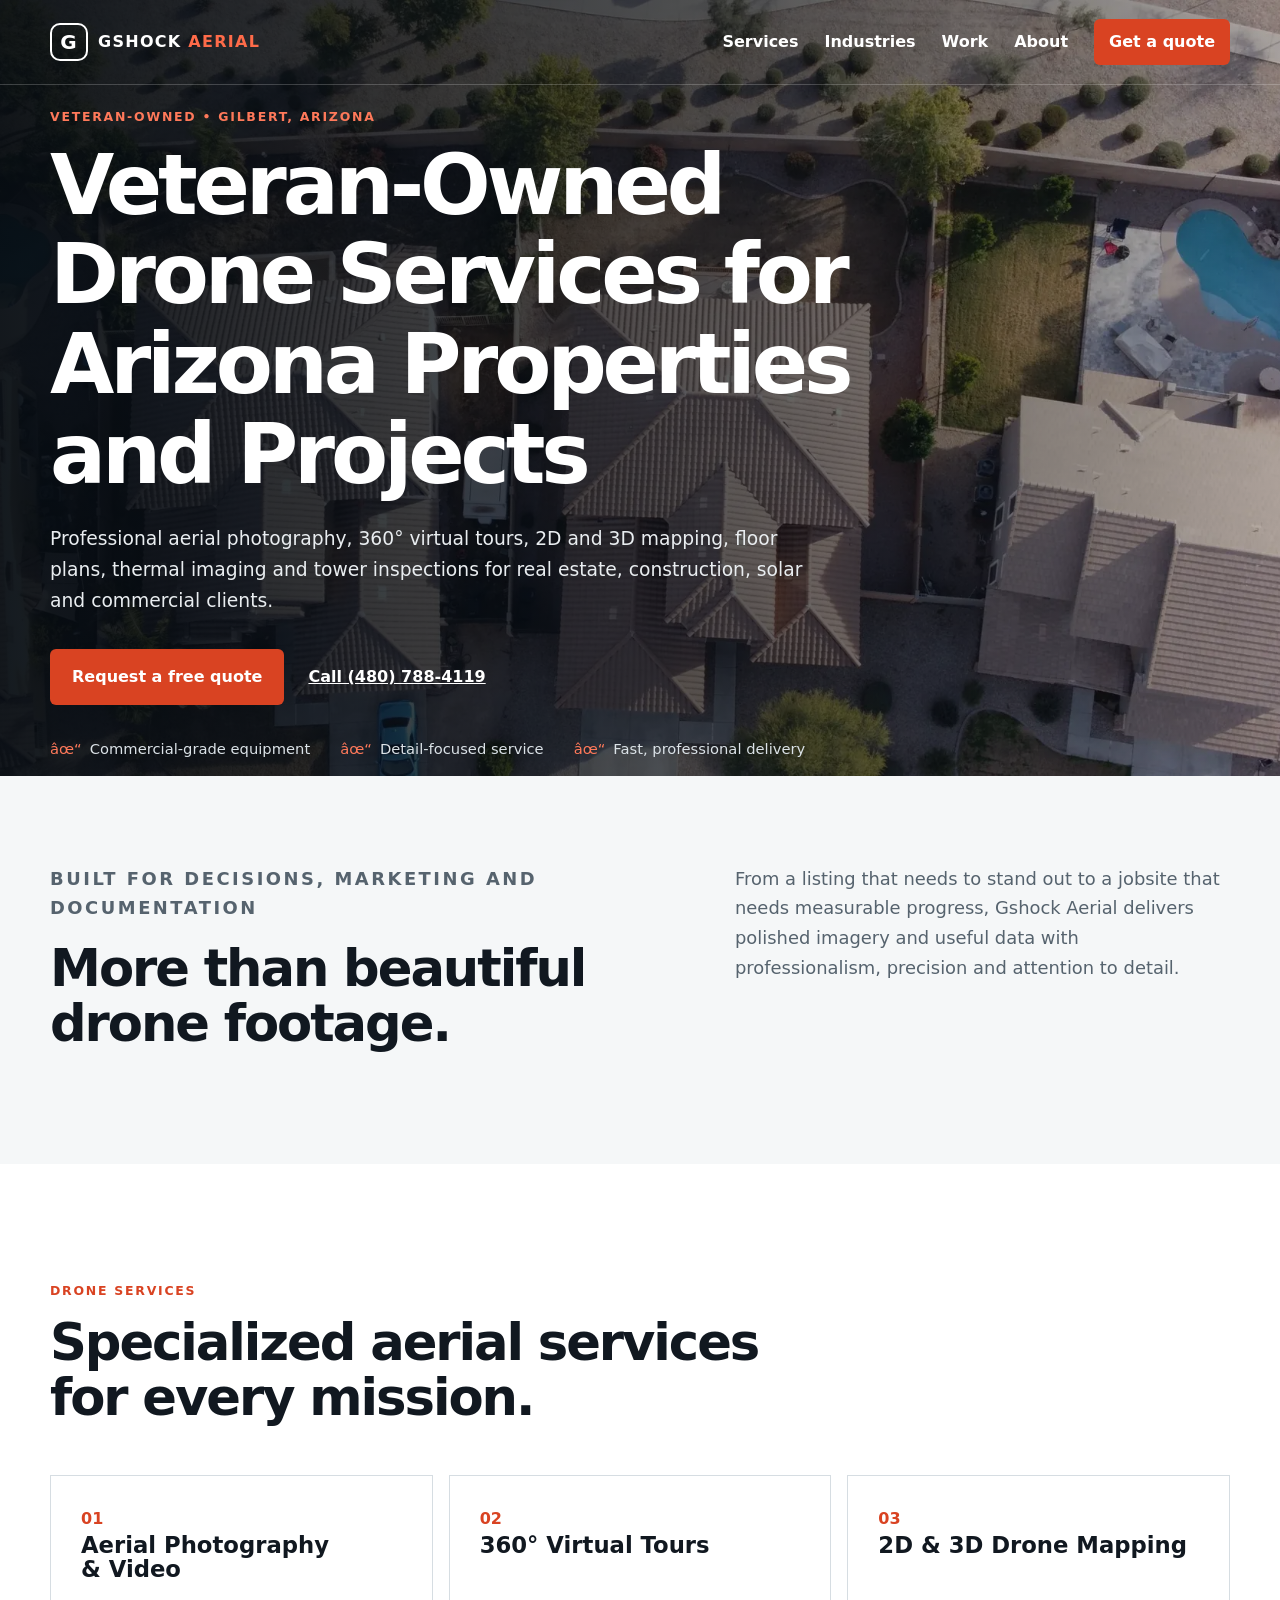
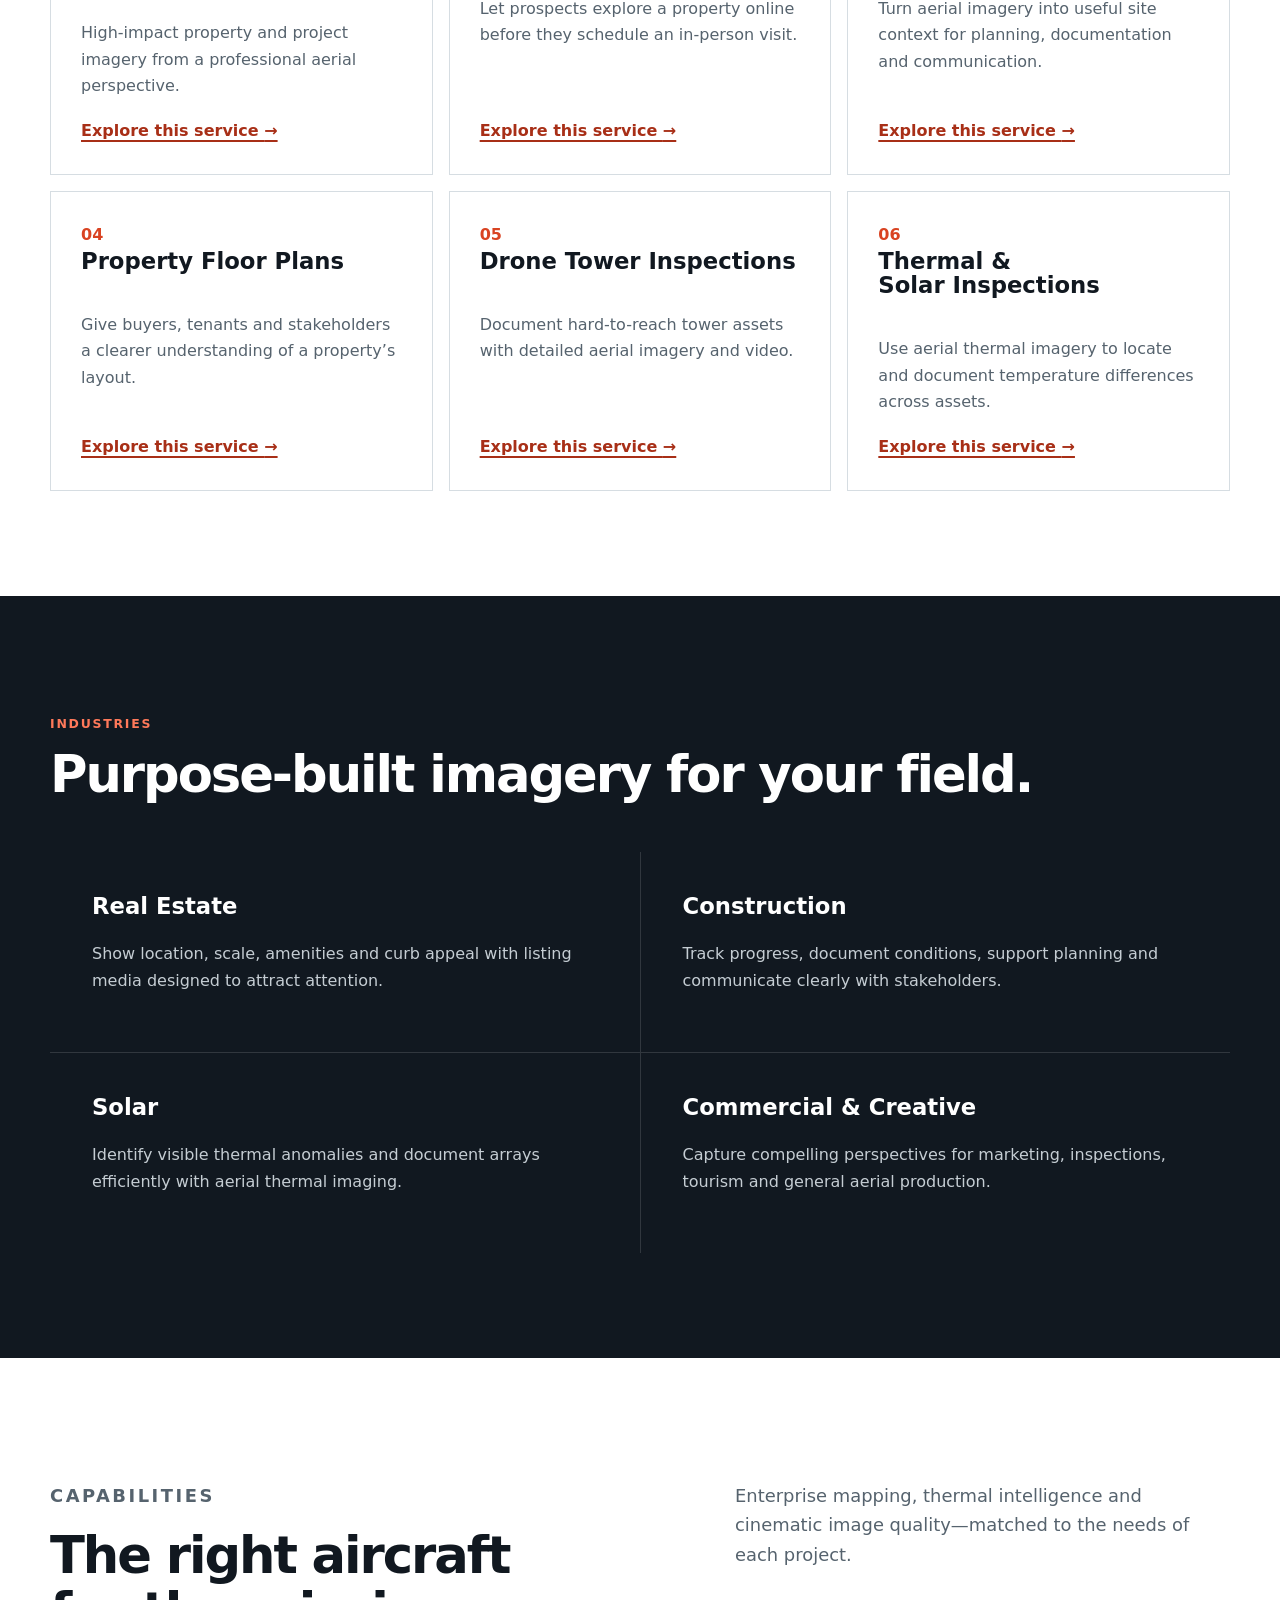
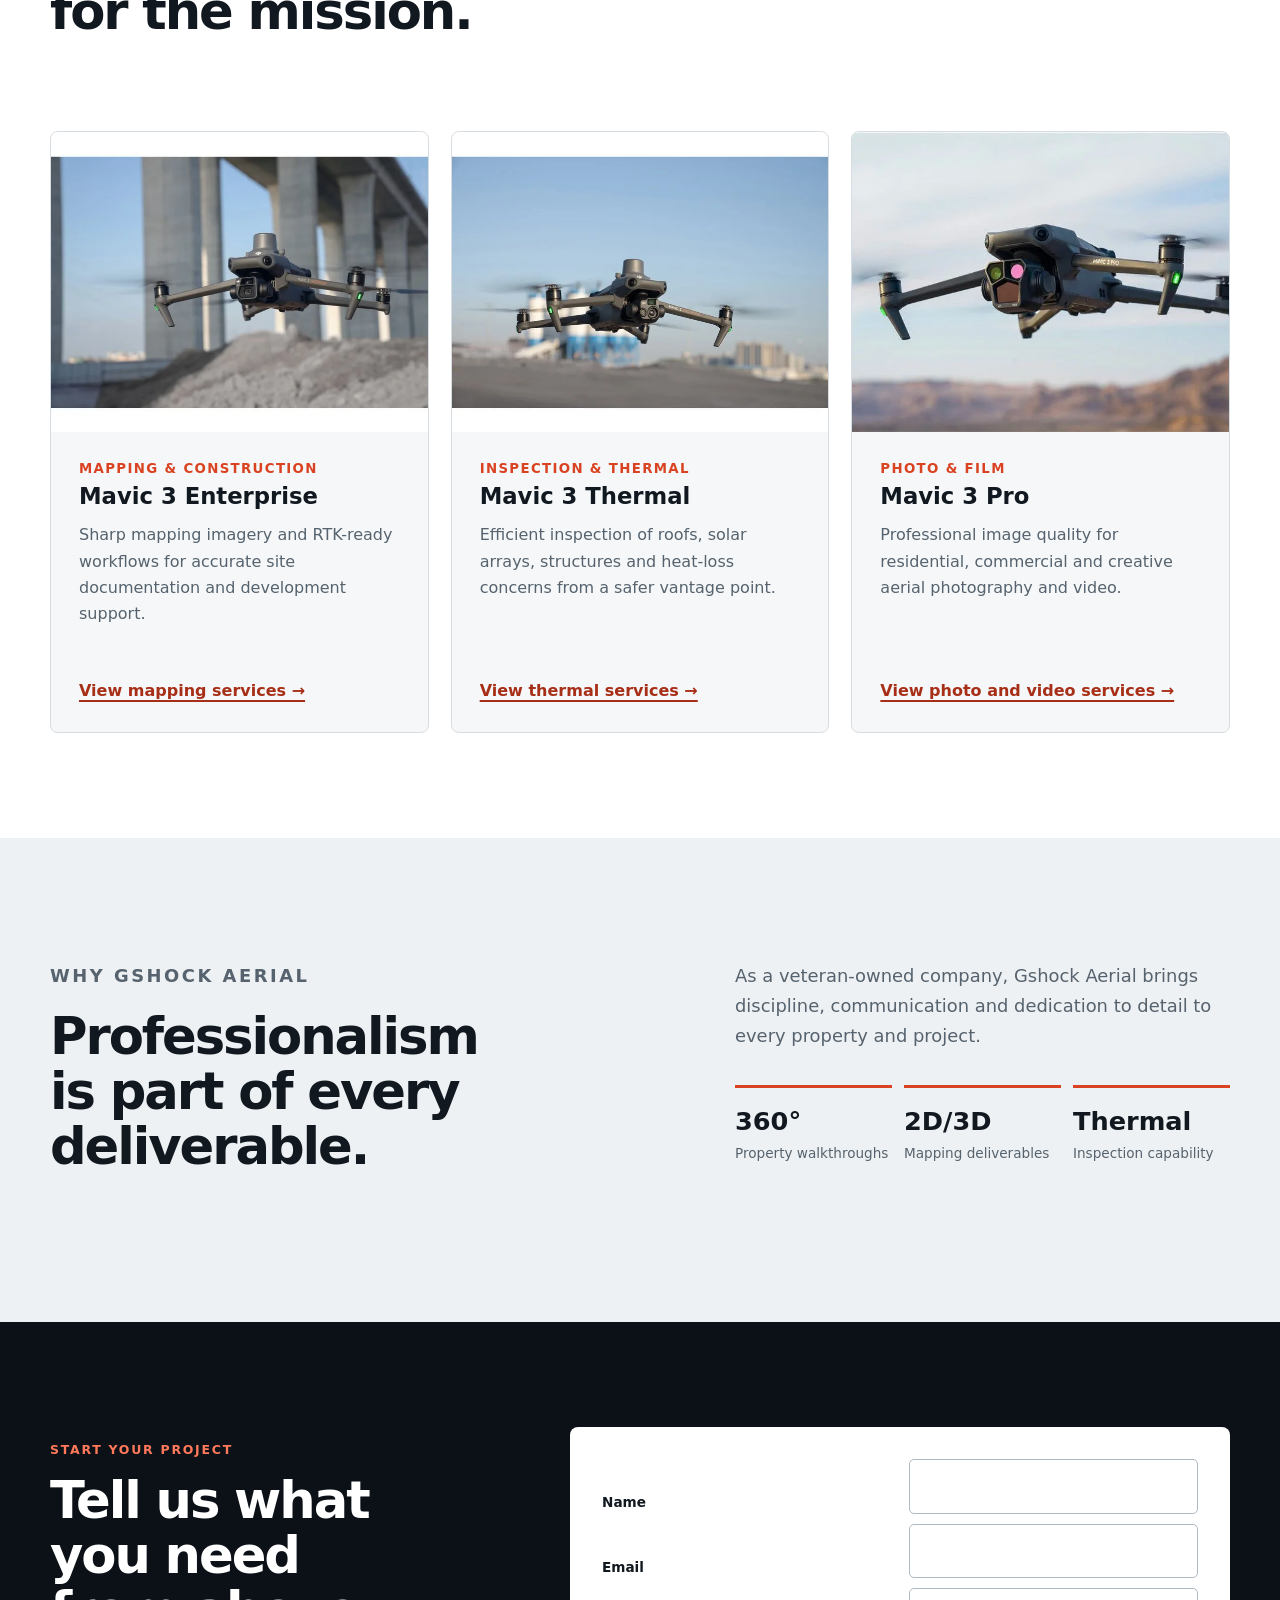
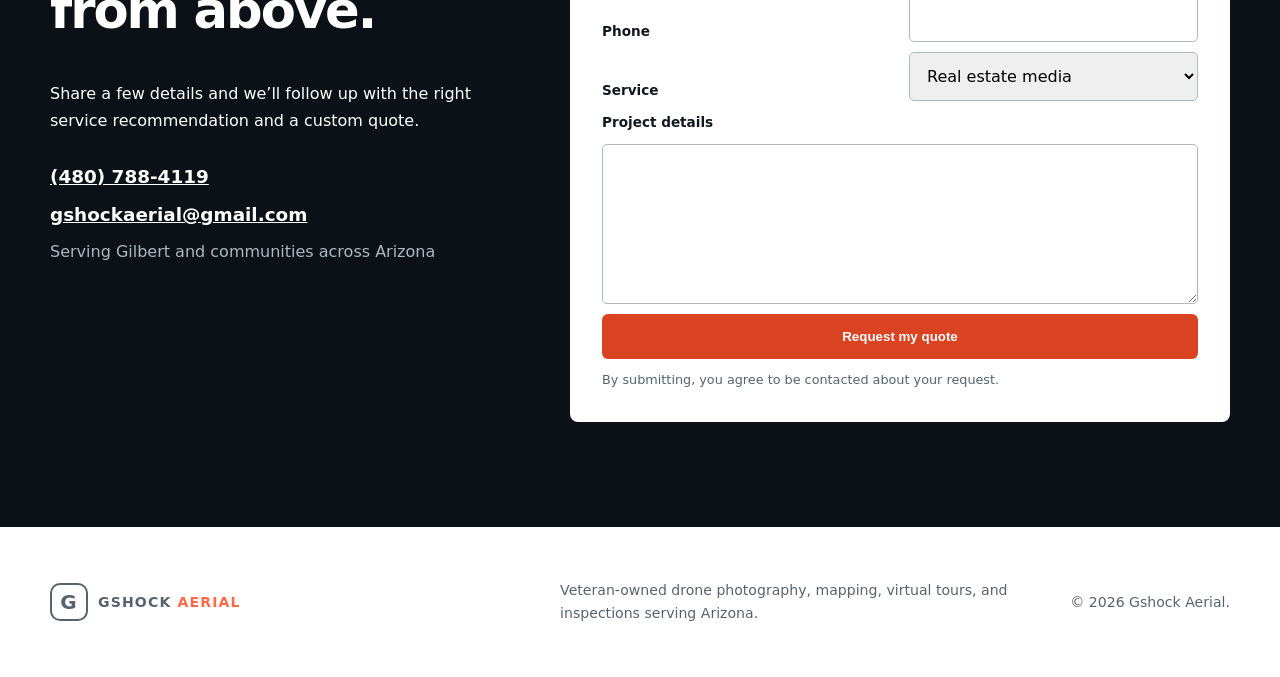
<file: index.html>
<!doctype html><html lang="en"><head><meta charset="utf-8">
<meta name="viewport" content="width=device-width,initial-scale=1">
<title>Gshock Aerial | Arizona Drone Photography & Mapping</title>
<meta name="description" content="Veteran-owned Arizona drone services for aerial photography, 360 virtual tours, 3D mapping, floor plans, tower inspections and thermal imaging.">
<link rel="canonical" href="https://www.gshockaerial.com/">
<meta name="robots" content="index,follow,max-image-preview:large">
<meta property="og:type" content="website">
<meta property="og:site_name" content="Gshock Aerial">
<meta property="og:title" content="Gshock Aerial | Arizona Drone Photography & Mapping">
<meta property="og:description" content="Veteran-owned Arizona drone services for aerial photography, 360 virtual tours, 3D mapping, floor plans, tower inspections and thermal imaging.">
<meta property="og:url" content="https://www.gshockaerial.com/">
<meta property="og:image" content="https://www.gshockaerial.com/social-share.webp">
<meta property="og:image:alt" content="Aerial view photographed by Gshock Aerial in Arizona">
<meta name="twitter:card" content="summary_large_image">
<meta name="twitter:title" content="Gshock Aerial | Arizona Drone Photography & Mapping">
<meta name="twitter:description" content="Veteran-owned Arizona drone services for aerial photography, 360 virtual tours, 3D mapping, floor plans, tower inspections and thermal imaging.">
<meta name="twitter:image" content="https://www.gshockaerial.com/social-share.webp">
<meta name="theme-color" content="#111820">
<link rel="preload" href="/hero.webp" as="image" fetchpriority="high">
<link rel="stylesheet" href="/styles.css">
<script defer src="/script.js"></script>
<script type="application/ld+json">{
  "@context": "https://schema.org",
  "@graph": [
    {
      "@type": [
        "LocalBusiness",
        "ProfessionalService"
      ],
      "@id": "https://www.gshockaerial.com/#business",
      "name": "Gshock Aerial",
      "url": "https://www.gshockaerial.com/",
      "image": "https://www.gshockaerial.com/social-share.webp",
      "telephone": "+14807884119",
      "email": "gshockaerial@gmail.com",
      "priceRange": "$$",
      "description": "Veteran-owned drone photography, mapping, virtual tour and inspection services serving Arizona.",
      "address": {
        "@type": "PostalAddress",
        "addressLocality": "Gilbert",
        "addressRegion": "AZ",
        "postalCode": "85234",
        "addressCountry": "US"
      },
      "areaServed": {
        "@type": "State",
        "name": "Arizona"
      },
      "sameAs": [
        "https://www.instagram.com/gshockaerial/",
        "https://www.facebook.com/profile.php?id=100063228097583"
      ]
    },
    {
      "@type": "WebSite",
      "@id": "https://www.gshockaerial.com/#website",
      "url": "https://www.gshockaerial.com/",
      "name": "Gshock Aerial",
      "publisher": {
        "@id": "https://www.gshockaerial.com/#business"
      }
    },
    {
      "@type": "WebPage",
      "@id": "https://www.gshockaerial.com/#webpage",
      "url": "https://www.gshockaerial.com/",
      "name": "Gshock Aerial | Arizona Drone Photography & Mapping",
      "description": "Veteran-owned Arizona drone services for aerial photography, 360 virtual tours, 3D mapping, floor plans, tower inspections and thermal imaging.",
      "isPartOf": {
        "@id": "https://www.gshockaerial.com/#website"
      },
      "about": {
        "@id": "https://www.gshockaerial.com/#business"
      }
    },
    {
      "@type": "FAQPage",
      "mainEntity": [
        {
          "@type": "Question",
          "name": "Where does Gshock Aerial provide drone services?",
          "acceptedAnswer": {
            "@type": "Answer",
            "text": "Gshock Aerial is based in Gilbert and serves projects across Arizona, subject to project scope, site access and airspace requirements."
          }
        },
        {
          "@type": "Question",
          "name": "What industries does Gshock Aerial serve?",
          "acceptedAnswer": {
            "@type": "Answer",
            "text": "Core clients include real estate, construction, solar, commercial property and organizations needing professional aerial photography, video, mapping or inspection documentation."
          }
        },
        {
          "@type": "Question",
          "name": "How do I request a quote?",
          "acceptedAnswer": {
            "@type": "Answer",
            "text": "Use the website quote form, call (480) 788-4119 or email gshockaerial@gmail.com with the location, service and project details."
          }
        }
      ]
    }
  ]
}</script></head><body><a class="skip" href="#main">Skip to content</a>
<header class="site-header"><div class="wrap nav"><a class="brand" href="/" aria-label="Gshock Aerial home"><span class="brand-mark" aria-hidden="true">G</span><span>GSHOCK <b>AERIAL</b></span></a><button class="menu" type="button" aria-expanded="false" aria-controls="navlinks">Menu</button><nav id="navlinks" aria-label="Primary navigation"><a href="/#services">Services</a><a href="/#industries">Industries</a><a href="/#work">Work</a><a href="/#about">About</a><a class="button small" href="/#quote">Get a quote</a></nav></div></header><main id="main"><section class="hero" id="top"><img src="/hero.webp" width="1800" height="1012" alt="Aerial view of residential properties in Arizona" fetchpriority="high"><div class="overlay"></div><div class="wrap hero-copy"><p class="eyebrow">Veteran-owned • Gilbert, Arizona</p><h1>Veteran-Owned Drone Services for Arizona Properties and Projects</h1><p>Professional aerial photography, 360° virtual tours, 2D and 3D mapping, floor plans, thermal imaging and tower inspections for real estate, construction, solar and commercial clients.</p><div class="actions"><a class="button" href="#quote">Request a free quote</a><a class="text-link" href="tel:+14807884119">Call (480) 788-4119</a></div><ul class="trust"><li>Commercial-grade equipment</li><li>Detail-focused service</li><li>Fast, professional delivery</li></ul></div></section>
<section class="intro"><div class="wrap split"><div><p class="eyebrow">Built for decisions, marketing and documentation</p><h2>More than beautiful drone footage.</h2></div><p>From a listing that needs to stand out to a jobsite that needs measurable progress, Gshock Aerial delivers polished imagery and useful data with professionalism, precision and attention to detail.</p></div></section>
<section id="services" class="section"><div class="wrap"><p class="eyebrow">Drone services</p><h2>Specialized aerial services for every mission.</h2><div class="cards service-cards"><article><span>01</span><h3><a href="/aerial-photography/">Aerial Photography & Video</a></h3><p>High-impact property and project imagery from a professional aerial perspective.</p><a class="card-link" href="/aerial-photography/">Explore this service <span aria-hidden="true">→</span></a></article><article><span>02</span><h3><a href="/360-virtual-tours/">360° Virtual Tours</a></h3><p>Let prospects explore a property online before they schedule an in-person visit.</p><a class="card-link" href="/360-virtual-tours/">Explore this service <span aria-hidden="true">→</span></a></article><article><span>03</span><h3><a href="/3d-mapping/">2D & 3D Drone Mapping</a></h3><p>Turn aerial imagery into useful site context for planning, documentation and communication.</p><a class="card-link" href="/3d-mapping/">Explore this service <span aria-hidden="true">→</span></a></article><article><span>04</span><h3><a href="/floor-plans/">Property Floor Plans</a></h3><p>Give buyers, tenants and stakeholders a clearer understanding of a property’s layout.</p><a class="card-link" href="/floor-plans/">Explore this service <span aria-hidden="true">→</span></a></article><article><span>05</span><h3><a href="/tower-inspections/">Drone Tower Inspections</a></h3><p>Document hard-to-reach tower assets with detailed aerial imagery and video.</p><a class="card-link" href="/tower-inspections/">Explore this service <span aria-hidden="true">→</span></a></article><article><span>06</span><h3><a href="/thermal-solar-inspections/">Thermal & Solar Inspections</a></h3><p>Use aerial thermal imagery to locate and document temperature differences across assets.</p><a class="card-link" href="/thermal-solar-inspections/">Explore this service <span aria-hidden="true">→</span></a></article></div></div></section>
<section id="industries" class="dark section"><div class="wrap"><p class="eyebrow">Industries</p><h2>Purpose-built imagery for your field.</h2><div class="industry-grid"><div><h3>Real Estate</h3><p>Show location, scale, amenities and curb appeal with listing media designed to attract attention.</p></div><div><h3>Construction</h3><p>Track progress, document conditions, support planning and communicate clearly with stakeholders.</p></div><div><h3>Solar</h3><p>Identify visible thermal anomalies and document arrays efficiently with aerial thermal imaging.</p></div><div><h3>Commercial & Creative</h3><p>Capture compelling perspectives for marketing, inspections, tourism and general aerial production.</p></div></div></div></section>
<section id="work" class="section showcase"><div class="wrap"><div class="split"><div><p class="eyebrow">Capabilities</p><h2>The right aircraft for the mission.</h2></div><p>Enterprise mapping, thermal intelligence and cinematic image quality—matched to the needs of each project.</p></div><div class="feature-grid"><article><img src="/mapping.webp" width="750" height="750" alt="DJI Mavic 3 Enterprise drone used for mapping and construction documentation" loading="lazy" decoding="async"><div><small>Mapping & construction</small><h3>Mavic 3 Enterprise</h3><p>Sharp mapping imagery and RTK-ready workflows for accurate site documentation and development support.</p><a class="card-link" href="/3d-mapping/">View mapping services →</a></div></article><article><img src="/thermal.webp" width="750" height="750" alt="DJI Mavic 3 Thermal drone used for solar and roof inspections" loading="lazy" decoding="async"><div><small>Inspection & thermal</small><h3>Mavic 3 Thermal</h3><p>Efficient inspection of roofs, solar arrays, structures and heat-loss concerns from a safer vantage point.</p><a class="card-link" href="/thermal-solar-inspections/">View thermal services →</a></div></article><article><img src="/pro.webp" width="750" height="501" alt="DJI Mavic 3 Pro drone used for professional aerial photography and video" loading="lazy" decoding="async"><div><small>Photo & film</small><h3>Mavic 3 Pro</h3><p>Professional image quality for residential, commercial and creative aerial photography and video.</p><a class="card-link" href="/aerial-photography/">View photo and video services →</a></div></article></div></div></section>
<section id="about" class="section about"><div class="wrap split"><div><p class="eyebrow">Why Gshock Aerial</p><h2>Professionalism is part of every deliverable.</h2></div><div><p>As a veteran-owned company, Gshock Aerial brings discipline, communication and dedication to detail to every property and project.</p><div class="stats"><div><strong>360°</strong><span>Property walkthroughs</span></div><div><strong>2D/3D</strong><span>Mapping deliverables</span></div><div><strong>Thermal</strong><span>Inspection capability</span></div></div></div></div></section><div id="quote"><section class="quote section" aria-labelledby="quote-title"><div class="wrap quote-grid"><div><p class="eyebrow">Start your project</p><h2 id="quote-title">Tell us what you need from above.</h2><p>Share a few details and we’ll follow up with the right service recommendation and a custom quote.</p><div class="contact"><a href="tel:+14807884119">(480) 788-4119</a><a href="mailto:gshockaerial@gmail.com">gshockaerial@gmail.com</a><span>Serving Gilbert and communities across Arizona</span></div></div><form action="https://formsubmit.co/gshockaerial@gmail.com" method="POST"><input type="hidden" name="_subject" value="New Gshock Aerial website quote request"><input type="hidden" name="_captcha" value="false"><label for="name">Name</label><input id="name" required name="name" autocomplete="name"><label for="email">Email</label><input id="email" required type="email" name="email" autocomplete="email"><label for="phone">Phone</label><input id="phone" name="phone" autocomplete="tel"><label for="service">Service</label><select id="service" name="service"><option>Real estate media</option><option>360 virtual tour</option><option>3D mapping</option><option>Floor plan</option><option>Tower inspection</option><option>Solar / thermal inspection</option><option>Aerial photography or video</option><option>Other</option></select><label class="full" for="details">Project details</label><textarea class="full" id="details" required name="details" rows="5"></textarea><button class="button full" type="submit">Request my quote</button><p class="form-note full">By submitting, you agree to be contacted about your request.</p></form></div></section></div></main><footer><div class="wrap footer"><div class="brand"><span class="brand-mark" aria-hidden="true">G</span><span>GSHOCK <b>AERIAL</b></span></div><p>Veteran-owned drone photography, mapping, virtual tours, and inspections serving Arizona.</p><p>© <span id="year"></span> Gshock Aerial.</p></div></footer></body></html>
</file>
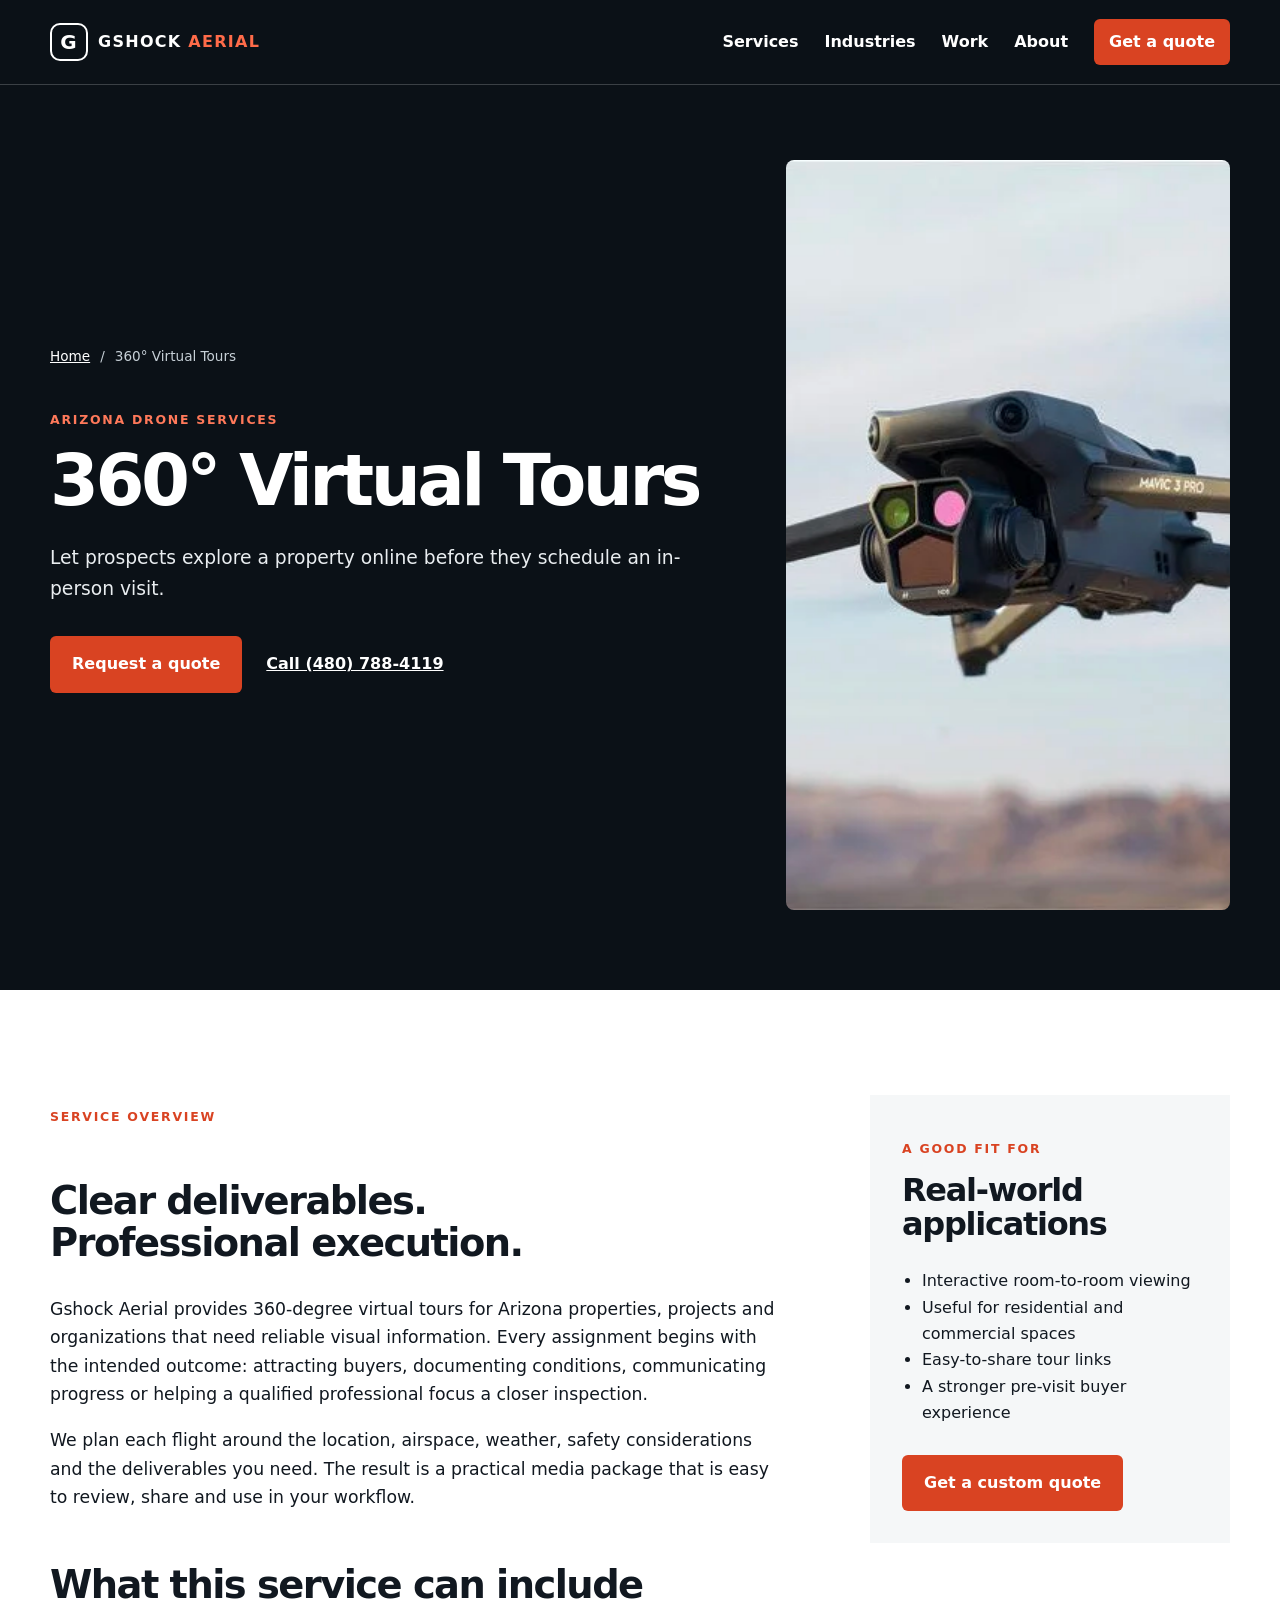
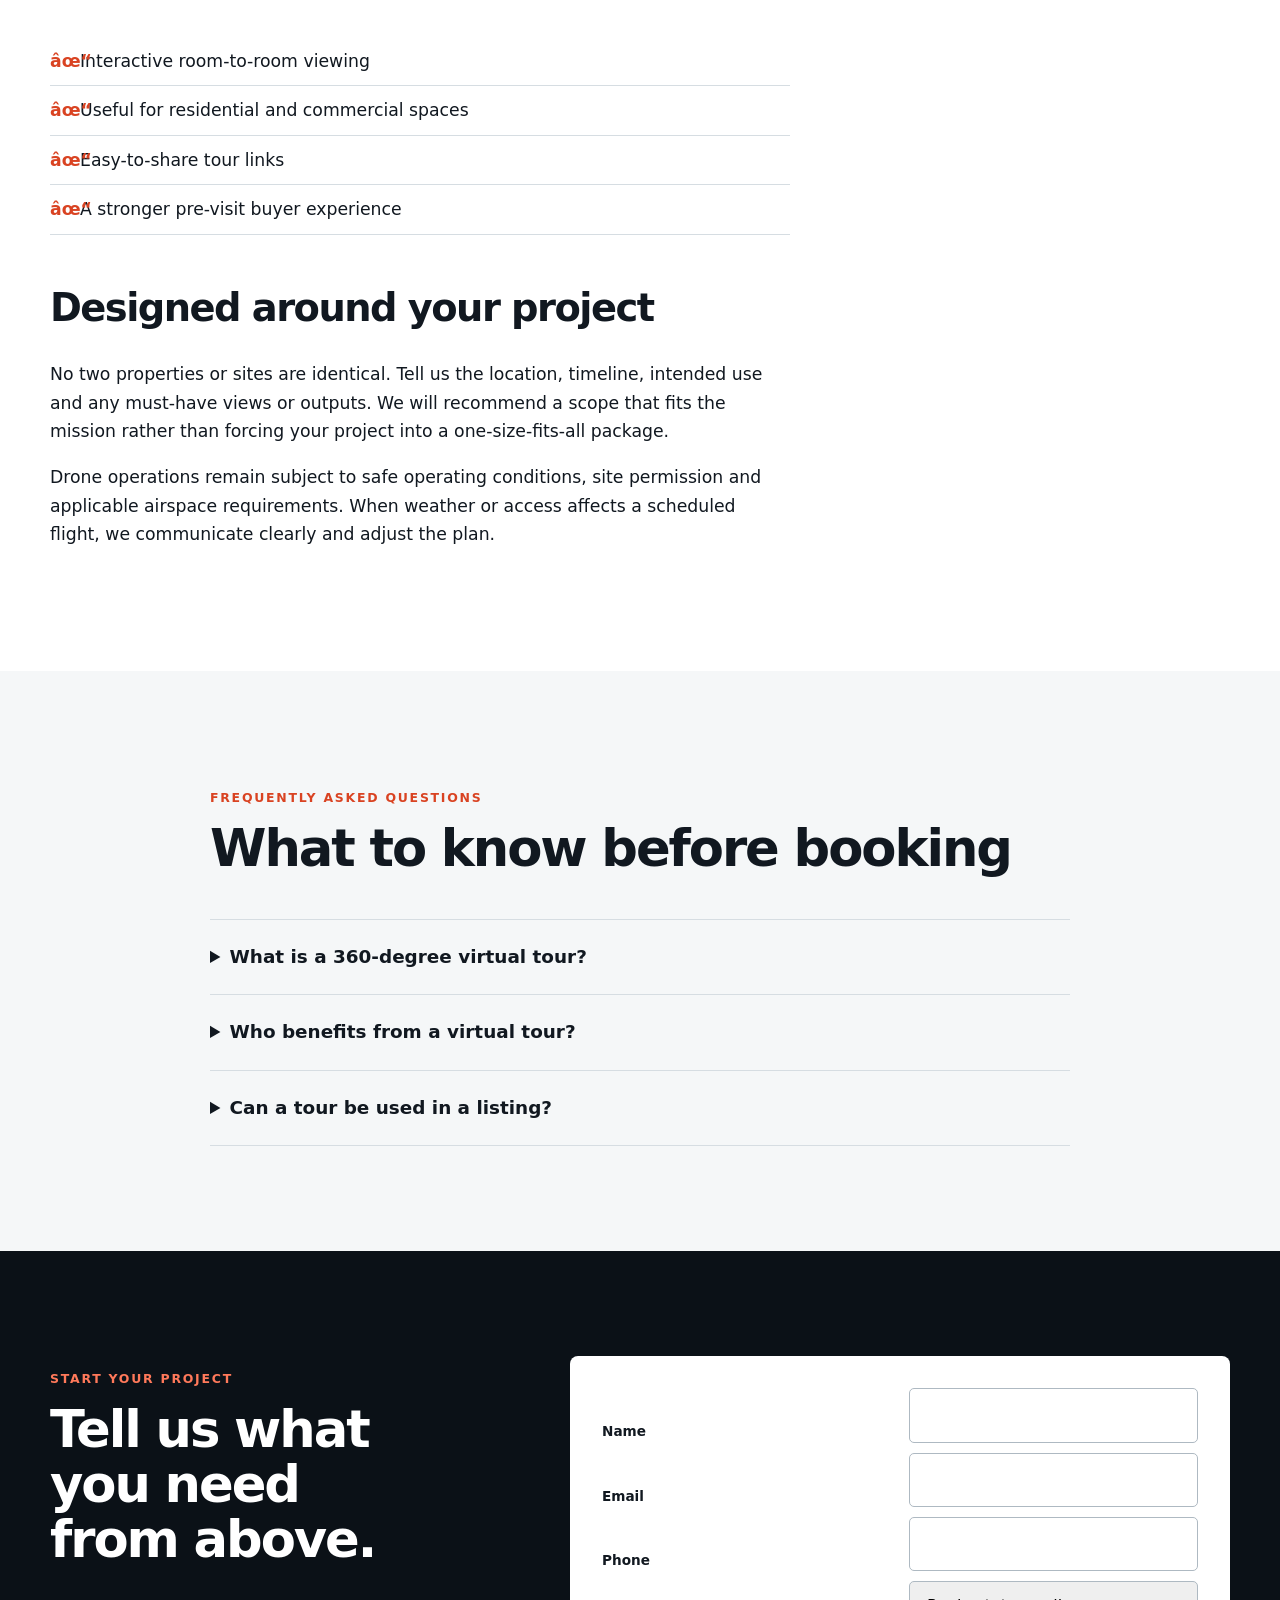
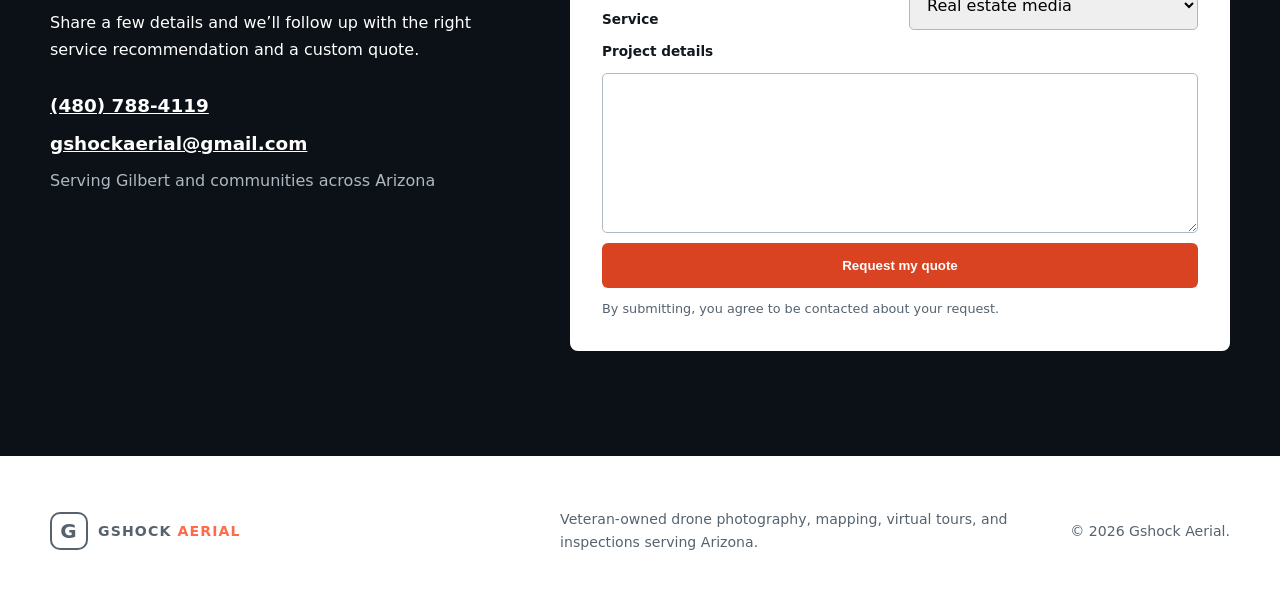
<file: 360-virtual-tours/index.html>
<!doctype html><html lang="en"><head><meta charset="utf-8">
<meta name="viewport" content="width=device-width,initial-scale=1">
<title>360 Virtual Tours for Arizona Real Estate | Gshock Aerial</title>
<meta name="description" content="Immersive 360-degree virtual tours for Arizona residential and commercial real estate. Help prospects explore spaces online and request a quote.">
<link rel="canonical" href="https://www.gshockaerial.com/360-virtual-tours/">
<meta name="robots" content="index,follow,max-image-preview:large">
<meta property="og:type" content="website">
<meta property="og:site_name" content="Gshock Aerial">
<meta property="og:title" content="360 Virtual Tours for Arizona Real Estate | Gshock Aerial">
<meta property="og:description" content="Immersive 360-degree virtual tours for Arizona residential and commercial real estate. Help prospects explore spaces online and request a quote.">
<meta property="og:url" content="https://www.gshockaerial.com/360-virtual-tours/">
<meta property="og:image" content="https://www.gshockaerial.com/social-share.webp">
<meta property="og:image:alt" content="Aerial view photographed by Gshock Aerial in Arizona">
<meta name="twitter:card" content="summary_large_image">
<meta name="twitter:title" content="360 Virtual Tours for Arizona Real Estate | Gshock Aerial">
<meta name="twitter:description" content="Immersive 360-degree virtual tours for Arizona residential and commercial real estate. Help prospects explore spaces online and request a quote.">
<meta name="twitter:image" content="https://www.gshockaerial.com/social-share.webp">
<meta name="theme-color" content="#111820">

<link rel="stylesheet" href="/styles.css">
<script defer src="/script.js"></script>
<script type="application/ld+json">{
  "@context": "https://schema.org",
  "@graph": [
    {
      "@type": [
        "LocalBusiness",
        "ProfessionalService"
      ],
      "@id": "https://www.gshockaerial.com/#business",
      "name": "Gshock Aerial",
      "url": "https://www.gshockaerial.com/",
      "image": "https://www.gshockaerial.com/social-share.webp",
      "telephone": "+14807884119",
      "email": "gshockaerial@gmail.com",
      "priceRange": "$$",
      "description": "Veteran-owned drone photography, mapping, virtual tour and inspection services serving Arizona.",
      "address": {
        "@type": "PostalAddress",
        "addressLocality": "Gilbert",
        "addressRegion": "AZ",
        "postalCode": "85234",
        "addressCountry": "US"
      },
      "areaServed": {
        "@type": "State",
        "name": "Arizona"
      },
      "sameAs": [
        "https://www.instagram.com/gshockaerial/",
        "https://www.facebook.com/profile.php?id=100063228097583"
      ]
    },
    {
      "@type": "WebSite",
      "@id": "https://www.gshockaerial.com/#website",
      "url": "https://www.gshockaerial.com/",
      "name": "Gshock Aerial",
      "publisher": {
        "@id": "https://www.gshockaerial.com/#business"
      }
    },
    {
      "@type": "WebPage",
      "@id": "https://www.gshockaerial.com/360-virtual-tours/#webpage",
      "url": "https://www.gshockaerial.com/360-virtual-tours/",
      "name": "360 Virtual Tours for Arizona Real Estate | Gshock Aerial",
      "description": "Immersive 360-degree virtual tours for Arizona residential and commercial real estate. Help prospects explore spaces online and request a quote.",
      "isPartOf": {
        "@id": "https://www.gshockaerial.com/#website"
      },
      "about": {
        "@id": "https://www.gshockaerial.com/#business"
      }
    },
    {
      "@type": "Service",
      "name": "360-Degree Virtual Tours",
      "description": "Immersive 360-degree virtual tours for Arizona residential and commercial real estate. Help prospects explore spaces online and request a quote.",
      "url": "https://www.gshockaerial.com/360-virtual-tours/",
      "provider": {
        "@id": "https://www.gshockaerial.com/#business"
      },
      "areaServed": {
        "@type": "State",
        "name": "Arizona"
      }
    },
    {
      "@type": "FAQPage",
      "mainEntity": [
        {
          "@type": "Question",
          "name": "What is a 360-degree virtual tour?",
          "acceptedAnswer": {
            "@type": "Answer",
            "text": "A 360-degree virtual tour is an interactive walkthrough that lets viewers look around rooms and move through a property online."
          }
        },
        {
          "@type": "Question",
          "name": "Who benefits from a virtual tour?",
          "acceptedAnswer": {
            "@type": "Answer",
            "text": "Real estate agents, property managers, builders, hospitality businesses and commercial property teams can use tours to present spaces more clearly."
          }
        },
        {
          "@type": "Question",
          "name": "Can a tour be used in a listing?",
          "acceptedAnswer": {
            "@type": "Answer",
            "text": "Compatibility depends on the listing platform, but tours can generally be shared by link and incorporated into supported marketing channels."
          }
        }
      ]
    }
  ]
}</script></head><body><a class="skip" href="#main">Skip to content</a>
<header class="site-header"><div class="wrap nav"><a class="brand" href="/" aria-label="Gshock Aerial home"><span class="brand-mark" aria-hidden="true">G</span><span>GSHOCK <b>AERIAL</b></span></a><button class="menu" type="button" aria-expanded="false" aria-controls="navlinks">Menu</button><nav id="navlinks" aria-label="Primary navigation"><a href="/#services">Services</a><a href="/#industries">Industries</a><a href="/#work">Work</a><a href="/#about">About</a><a class="button small" href="/#quote">Get a quote</a></nav></div></header><main id="main"><section class="service-hero"><div class="wrap service-hero-grid"><div><nav class="breadcrumbs" aria-label="Breadcrumb"><a href="/">Home</a><span aria-hidden="true">/</span><span>360° Virtual Tours</span></nav><p class="eyebrow">Arizona drone services</p><h1>360° Virtual Tours</h1><p class="lead">Let prospects explore a property online before they schedule an in-person visit.</p><div class="actions"><a class="button" href="#quote">Request a quote</a><a class="text-link" href="tel:+14807884119">Call (480) 788-4119</a></div></div><img src="/pro.webp" width="750" height="750" alt="Professional drone used for 360-degree virtual tours in Arizona" decoding="async"></div></section>
<section class="section"><div class="wrap content-grid"><article class="prose"><p class="eyebrow">Service overview</p><h2>Clear deliverables. Professional execution.</h2><p>Gshock Aerial provides 360-degree virtual tours for Arizona properties, projects and organizations that need reliable visual information. Every assignment begins with the intended outcome: attracting buyers, documenting conditions, communicating progress or helping a qualified professional focus a closer inspection.</p><p>We plan each flight around the location, airspace, weather, safety considerations and the deliverables you need. The result is a practical media package that is easy to review, share and use in your workflow.</p><h2>What this service can include</h2><ul class="check-list"><li>Interactive room-to-room viewing</li><li>Useful for residential and commercial spaces</li><li>Easy-to-share tour links</li><li>A stronger pre-visit buyer experience</li></ul><h2>Designed around your project</h2><p>No two properties or sites are identical. Tell us the location, timeline, intended use and any must-have views or outputs. We will recommend a scope that fits the mission rather than forcing your project into a one-size-fits-all package.</p><p>Drone operations remain subject to safe operating conditions, site permission and applicable airspace requirements. When weather or access affects a scheduled flight, we communicate clearly and adjust the plan.</p></article><aside class="side-card"><p class="eyebrow">A good fit for</p><h2>Real-world applications</h2><ul><li>Interactive room-to-room viewing</li><li>Useful for residential and commercial spaces</li><li>Easy-to-share tour links</li><li>A stronger pre-visit buyer experience</li></ul><a class="button" href="#quote">Get a custom quote</a></aside></div></section>
<section class="section faq"><div class="wrap narrow"><p class="eyebrow">Frequently asked questions</p><h2>What to know before booking</h2><details><summary>What is a 360-degree virtual tour?</summary><p>A 360-degree virtual tour is an interactive walkthrough that lets viewers look around rooms and move through a property online.</p></details><details><summary>Who benefits from a virtual tour?</summary><p>Real estate agents, property managers, builders, hospitality businesses and commercial property teams can use tours to present spaces more clearly.</p></details><details><summary>Can a tour be used in a listing?</summary><p>Compatibility depends on the listing platform, but tours can generally be shared by link and incorporated into supported marketing channels.</p></details></div></section><section class="quote section" aria-labelledby="quote-title"><div class="wrap quote-grid"><div><p class="eyebrow">Start your project</p><h2 id="quote-title">Tell us what you need from above.</h2><p>Share a few details and we’ll follow up with the right service recommendation and a custom quote.</p><div class="contact"><a href="tel:+14807884119">(480) 788-4119</a><a href="mailto:gshockaerial@gmail.com">gshockaerial@gmail.com</a><span>Serving Gilbert and communities across Arizona</span></div></div><form action="https://formsubmit.co/gshockaerial@gmail.com" method="POST"><input type="hidden" name="_subject" value="New Gshock Aerial website quote request"><input type="hidden" name="_captcha" value="false"><label for="name">Name</label><input id="name" required name="name" autocomplete="name"><label for="email">Email</label><input id="email" required type="email" name="email" autocomplete="email"><label for="phone">Phone</label><input id="phone" name="phone" autocomplete="tel"><label for="service">Service</label><select id="service" name="service"><option>Real estate media</option><option>360 virtual tour</option><option>3D mapping</option><option>Floor plan</option><option>Tower inspection</option><option>Solar / thermal inspection</option><option>Aerial photography or video</option><option>Other</option></select><label class="full" for="details">Project details</label><textarea class="full" id="details" required name="details" rows="5"></textarea><button class="button full" type="submit">Request my quote</button><p class="form-note full">By submitting, you agree to be contacted about your request.</p></form></div></section></main><footer><div class="wrap footer"><div class="brand"><span class="brand-mark" aria-hidden="true">G</span><span>GSHOCK <b>AERIAL</b></span></div><p>Veteran-owned drone photography, mapping, virtual tours, and inspections serving Arizona.</p><p>© <span id="year"></span> Gshock Aerial.</p></div></footer></body></html>
</file>
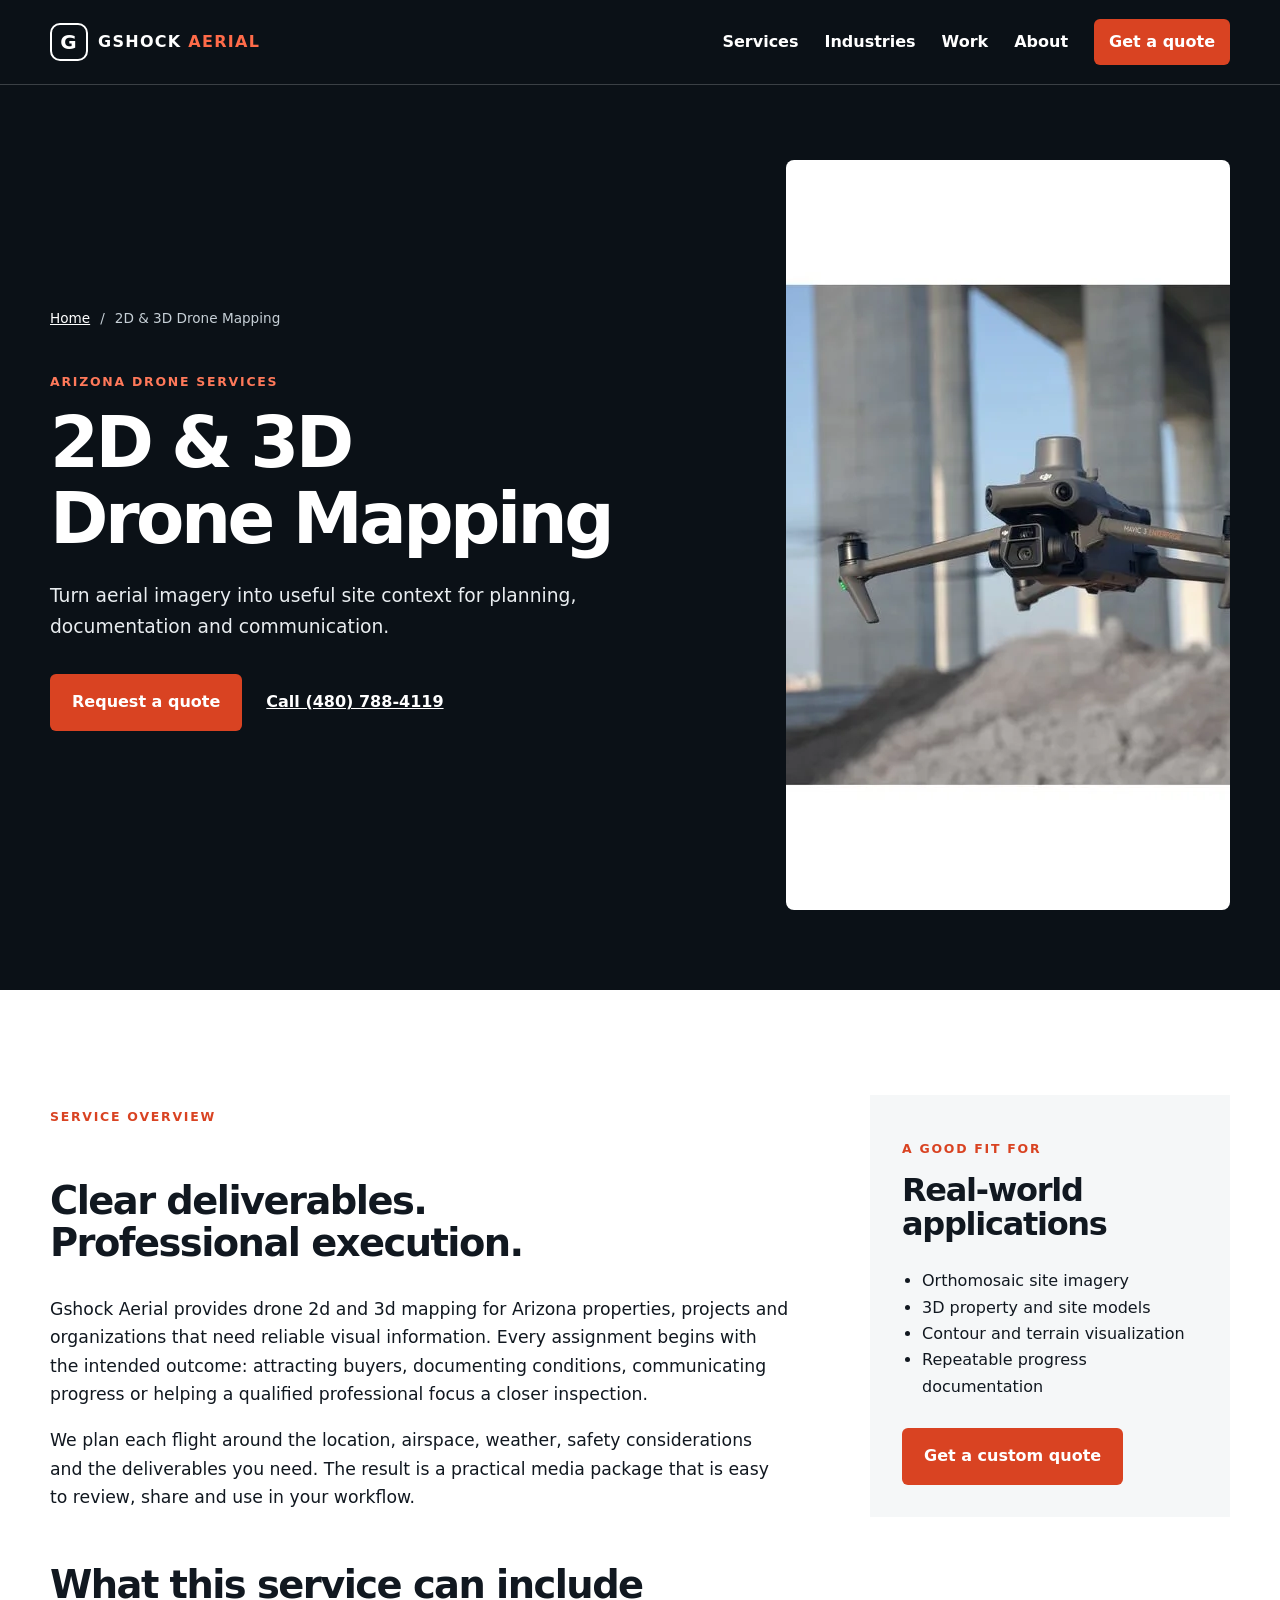
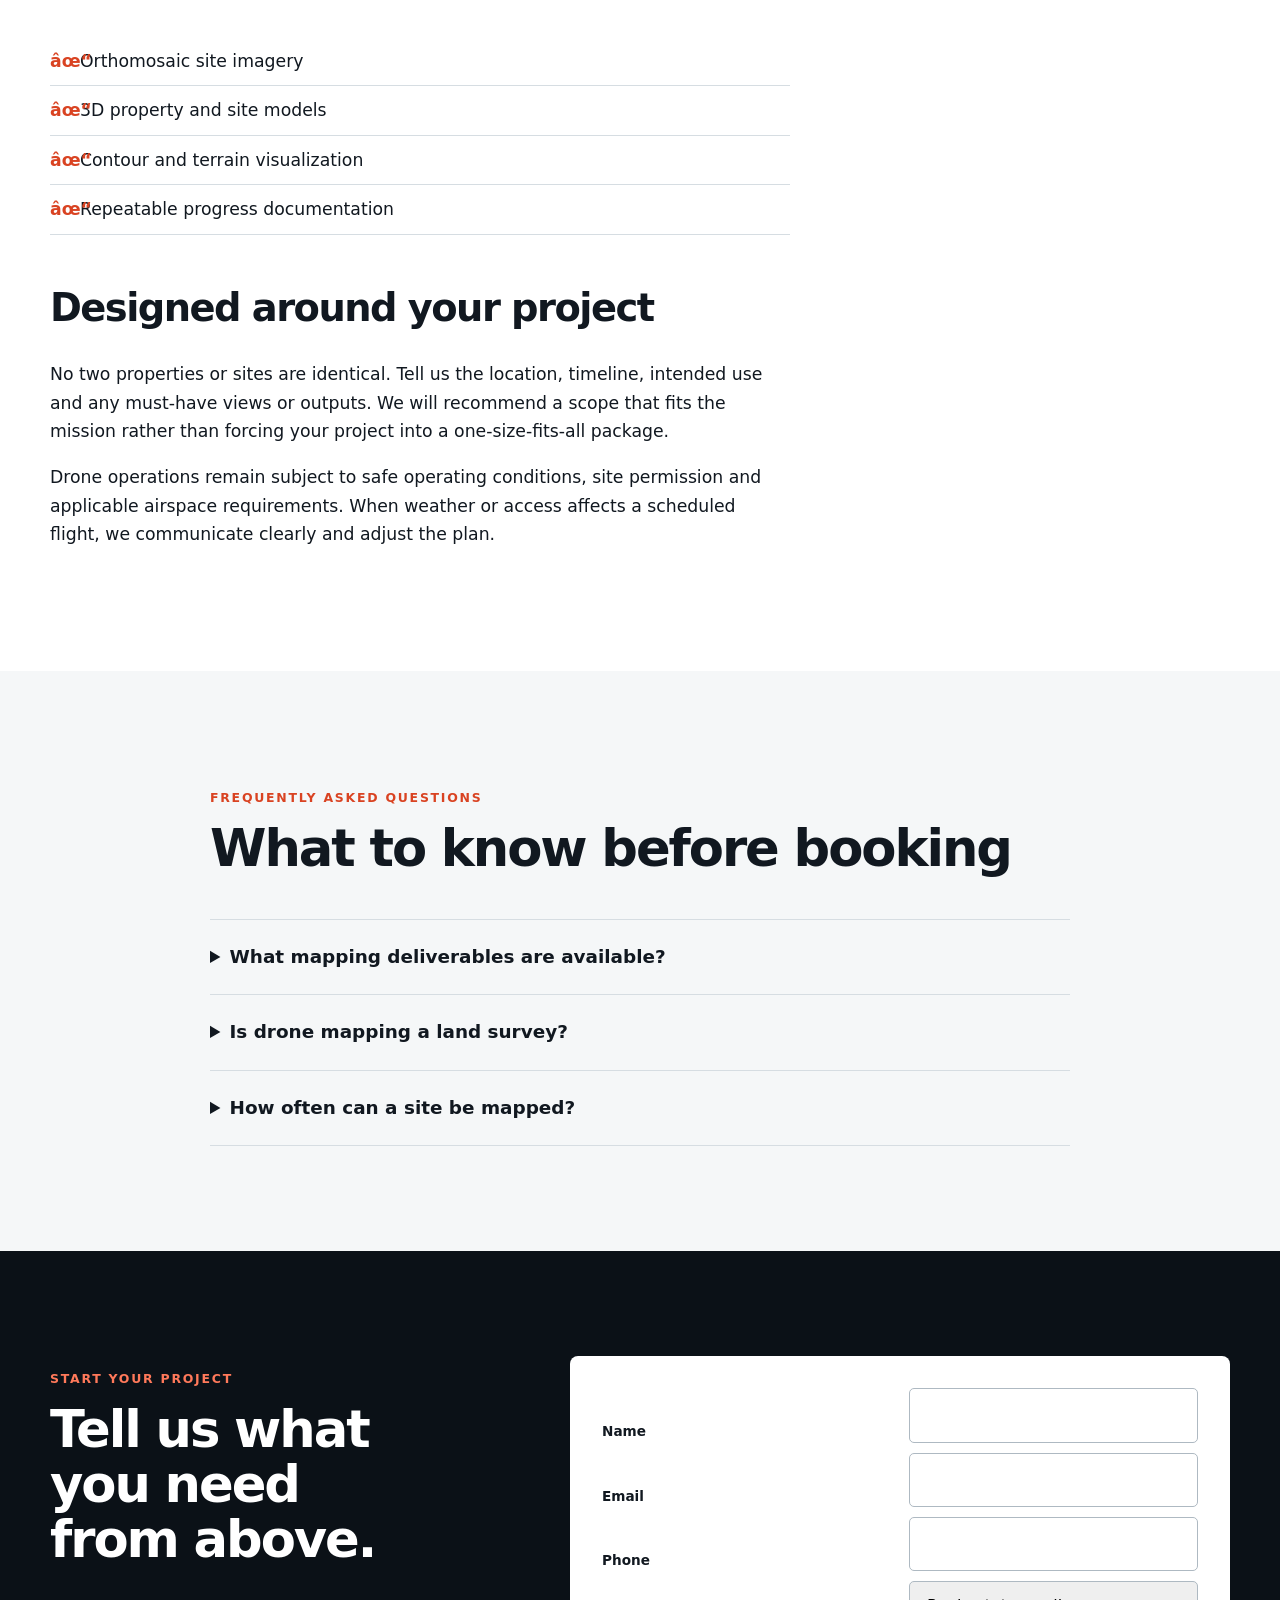
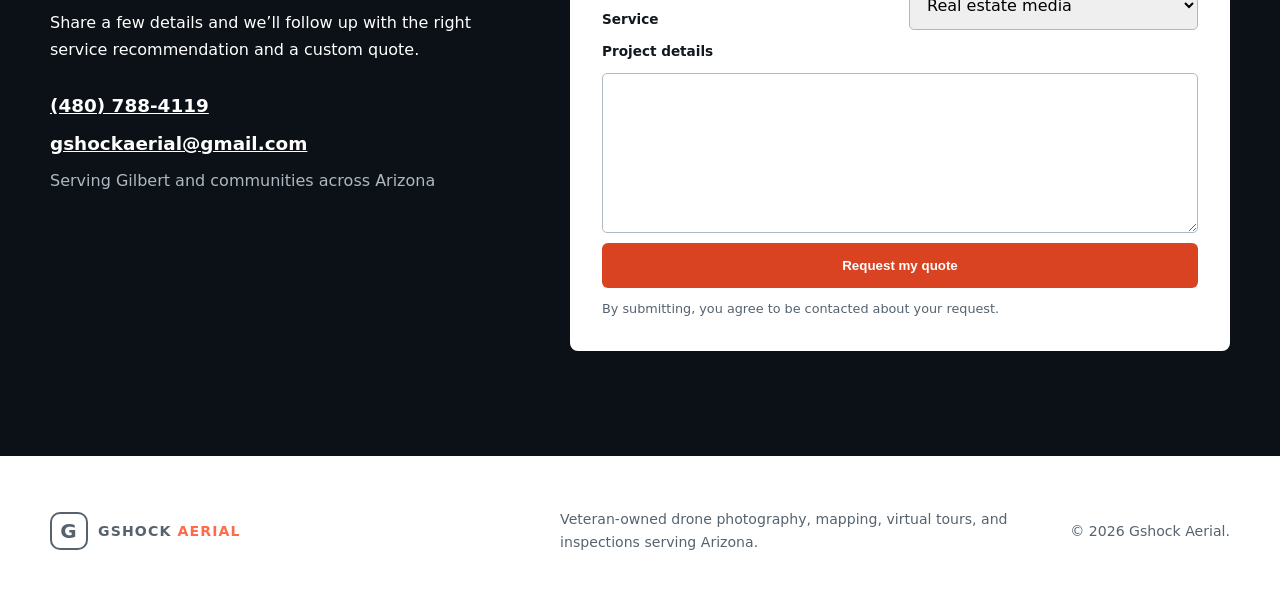
<file: 3d-mapping/index.html>
<!doctype html><html lang="en"><head><meta charset="utf-8">
<meta name="viewport" content="width=device-width,initial-scale=1">
<title>Drone 2D & 3D Mapping in Arizona | Gshock Aerial</title>
<meta name="description" content="Arizona drone mapping services for construction, real estate and development, including orthomosaics, 3D models, contours and progress documentation.">
<link rel="canonical" href="https://www.gshockaerial.com/3d-mapping/">
<meta name="robots" content="index,follow,max-image-preview:large">
<meta property="og:type" content="website">
<meta property="og:site_name" content="Gshock Aerial">
<meta property="og:title" content="Drone 2D & 3D Mapping in Arizona | Gshock Aerial">
<meta property="og:description" content="Arizona drone mapping services for construction, real estate and development, including orthomosaics, 3D models, contours and progress documentation.">
<meta property="og:url" content="https://www.gshockaerial.com/3d-mapping/">
<meta property="og:image" content="https://www.gshockaerial.com/social-share.webp">
<meta property="og:image:alt" content="Aerial view photographed by Gshock Aerial in Arizona">
<meta name="twitter:card" content="summary_large_image">
<meta name="twitter:title" content="Drone 2D & 3D Mapping in Arizona | Gshock Aerial">
<meta name="twitter:description" content="Arizona drone mapping services for construction, real estate and development, including orthomosaics, 3D models, contours and progress documentation.">
<meta name="twitter:image" content="https://www.gshockaerial.com/social-share.webp">
<meta name="theme-color" content="#111820">

<link rel="stylesheet" href="/styles.css">
<script defer src="/script.js"></script>
<script type="application/ld+json">{
  "@context": "https://schema.org",
  "@graph": [
    {
      "@type": [
        "LocalBusiness",
        "ProfessionalService"
      ],
      "@id": "https://www.gshockaerial.com/#business",
      "name": "Gshock Aerial",
      "url": "https://www.gshockaerial.com/",
      "image": "https://www.gshockaerial.com/social-share.webp",
      "telephone": "+14807884119",
      "email": "gshockaerial@gmail.com",
      "priceRange": "$$",
      "description": "Veteran-owned drone photography, mapping, virtual tour and inspection services serving Arizona.",
      "address": {
        "@type": "PostalAddress",
        "addressLocality": "Gilbert",
        "addressRegion": "AZ",
        "postalCode": "85234",
        "addressCountry": "US"
      },
      "areaServed": {
        "@type": "State",
        "name": "Arizona"
      },
      "sameAs": [
        "https://www.instagram.com/gshockaerial/",
        "https://www.facebook.com/profile.php?id=100063228097583"
      ]
    },
    {
      "@type": "WebSite",
      "@id": "https://www.gshockaerial.com/#website",
      "url": "https://www.gshockaerial.com/",
      "name": "Gshock Aerial",
      "publisher": {
        "@id": "https://www.gshockaerial.com/#business"
      }
    },
    {
      "@type": "WebPage",
      "@id": "https://www.gshockaerial.com/3d-mapping/#webpage",
      "url": "https://www.gshockaerial.com/3d-mapping/",
      "name": "Drone 2D & 3D Mapping in Arizona | Gshock Aerial",
      "description": "Arizona drone mapping services for construction, real estate and development, including orthomosaics, 3D models, contours and progress documentation.",
      "isPartOf": {
        "@id": "https://www.gshockaerial.com/#website"
      },
      "about": {
        "@id": "https://www.gshockaerial.com/#business"
      }
    },
    {
      "@type": "Service",
      "name": "Drone 2D and 3D Mapping",
      "description": "Arizona drone mapping services for construction, real estate and development, including orthomosaics, 3D models, contours and progress documentation.",
      "url": "https://www.gshockaerial.com/3d-mapping/",
      "provider": {
        "@id": "https://www.gshockaerial.com/#business"
      },
      "areaServed": {
        "@type": "State",
        "name": "Arizona"
      }
    },
    {
      "@type": "FAQPage",
      "mainEntity": [
        {
          "@type": "Question",
          "name": "What mapping deliverables are available?",
          "acceptedAnswer": {
            "@type": "Answer",
            "text": "Depending on project requirements, deliverables may include orthomosaics, 3D models, contour maps and visual progress documentation."
          }
        },
        {
          "@type": "Question",
          "name": "Is drone mapping a land survey?",
          "acceptedAnswer": {
            "@type": "Answer",
            "text": "No. Drone mapping products are not a substitute for a licensed boundary or legal survey unless produced under the appropriate licensed professional workflow."
          }
        },
        {
          "@type": "Question",
          "name": "How often can a site be mapped?",
          "acceptedAnswer": {
            "@type": "Answer",
            "text": "Sites can be documented once or on a recurring schedule to show progress and changing conditions."
          }
        }
      ]
    }
  ]
}</script></head><body><a class="skip" href="#main">Skip to content</a>
<header class="site-header"><div class="wrap nav"><a class="brand" href="/" aria-label="Gshock Aerial home"><span class="brand-mark" aria-hidden="true">G</span><span>GSHOCK <b>AERIAL</b></span></a><button class="menu" type="button" aria-expanded="false" aria-controls="navlinks">Menu</button><nav id="navlinks" aria-label="Primary navigation"><a href="/#services">Services</a><a href="/#industries">Industries</a><a href="/#work">Work</a><a href="/#about">About</a><a class="button small" href="/#quote">Get a quote</a></nav></div></header><main id="main"><section class="service-hero"><div class="wrap service-hero-grid"><div><nav class="breadcrumbs" aria-label="Breadcrumb"><a href="/">Home</a><span aria-hidden="true">/</span><span>2D & 3D Drone Mapping</span></nav><p class="eyebrow">Arizona drone services</p><h1>2D & 3D Drone Mapping</h1><p class="lead">Turn aerial imagery into useful site context for planning, documentation and communication.</p><div class="actions"><a class="button" href="#quote">Request a quote</a><a class="text-link" href="tel:+14807884119">Call (480) 788-4119</a></div></div><img src="/mapping.webp" width="750" height="750" alt="Professional drone used for drone 2d and 3d mapping in Arizona" decoding="async"></div></section>
<section class="section"><div class="wrap content-grid"><article class="prose"><p class="eyebrow">Service overview</p><h2>Clear deliverables. Professional execution.</h2><p>Gshock Aerial provides drone 2d and 3d mapping for Arizona properties, projects and organizations that need reliable visual information. Every assignment begins with the intended outcome: attracting buyers, documenting conditions, communicating progress or helping a qualified professional focus a closer inspection.</p><p>We plan each flight around the location, airspace, weather, safety considerations and the deliverables you need. The result is a practical media package that is easy to review, share and use in your workflow.</p><h2>What this service can include</h2><ul class="check-list"><li>Orthomosaic site imagery</li><li>3D property and site models</li><li>Contour and terrain visualization</li><li>Repeatable progress documentation</li></ul><h2>Designed around your project</h2><p>No two properties or sites are identical. Tell us the location, timeline, intended use and any must-have views or outputs. We will recommend a scope that fits the mission rather than forcing your project into a one-size-fits-all package.</p><p>Drone operations remain subject to safe operating conditions, site permission and applicable airspace requirements. When weather or access affects a scheduled flight, we communicate clearly and adjust the plan.</p></article><aside class="side-card"><p class="eyebrow">A good fit for</p><h2>Real-world applications</h2><ul><li>Orthomosaic site imagery</li><li>3D property and site models</li><li>Contour and terrain visualization</li><li>Repeatable progress documentation</li></ul><a class="button" href="#quote">Get a custom quote</a></aside></div></section>
<section class="section faq"><div class="wrap narrow"><p class="eyebrow">Frequently asked questions</p><h2>What to know before booking</h2><details><summary>What mapping deliverables are available?</summary><p>Depending on project requirements, deliverables may include orthomosaics, 3D models, contour maps and visual progress documentation.</p></details><details><summary>Is drone mapping a land survey?</summary><p>No. Drone mapping products are not a substitute for a licensed boundary or legal survey unless produced under the appropriate licensed professional workflow.</p></details><details><summary>How often can a site be mapped?</summary><p>Sites can be documented once or on a recurring schedule to show progress and changing conditions.</p></details></div></section><section class="quote section" aria-labelledby="quote-title"><div class="wrap quote-grid"><div><p class="eyebrow">Start your project</p><h2 id="quote-title">Tell us what you need from above.</h2><p>Share a few details and we’ll follow up with the right service recommendation and a custom quote.</p><div class="contact"><a href="tel:+14807884119">(480) 788-4119</a><a href="mailto:gshockaerial@gmail.com">gshockaerial@gmail.com</a><span>Serving Gilbert and communities across Arizona</span></div></div><form action="https://formsubmit.co/gshockaerial@gmail.com" method="POST"><input type="hidden" name="_subject" value="New Gshock Aerial website quote request"><input type="hidden" name="_captcha" value="false"><label for="name">Name</label><input id="name" required name="name" autocomplete="name"><label for="email">Email</label><input id="email" required type="email" name="email" autocomplete="email"><label for="phone">Phone</label><input id="phone" name="phone" autocomplete="tel"><label for="service">Service</label><select id="service" name="service"><option>Real estate media</option><option>360 virtual tour</option><option>3D mapping</option><option>Floor plan</option><option>Tower inspection</option><option>Solar / thermal inspection</option><option>Aerial photography or video</option><option>Other</option></select><label class="full" for="details">Project details</label><textarea class="full" id="details" required name="details" rows="5"></textarea><button class="button full" type="submit">Request my quote</button><p class="form-note full">By submitting, you agree to be contacted about your request.</p></form></div></section></main><footer><div class="wrap footer"><div class="brand"><span class="brand-mark" aria-hidden="true">G</span><span>GSHOCK <b>AERIAL</b></span></div><p>Veteran-owned drone photography, mapping, virtual tours, and inspections serving Arizona.</p><p>© <span id="year"></span> Gshock Aerial.</p></div></footer></body></html>
</file>
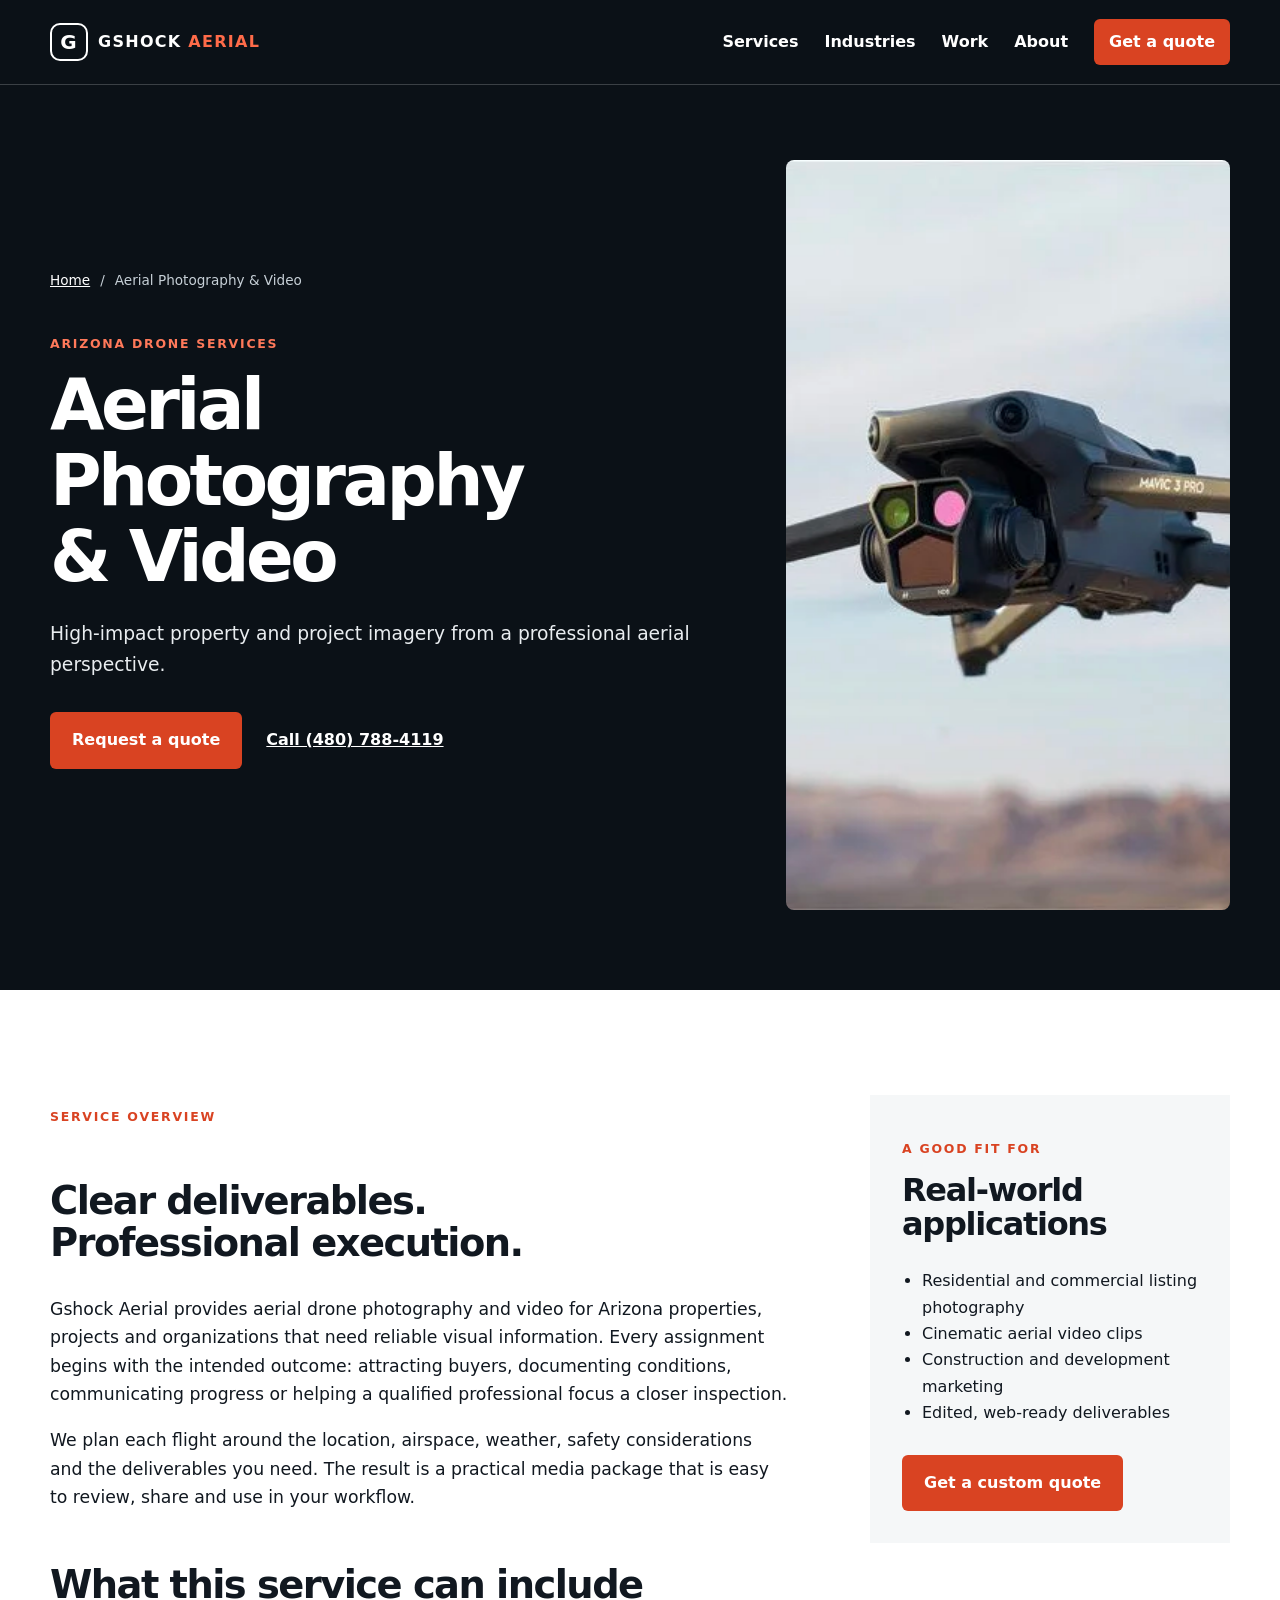
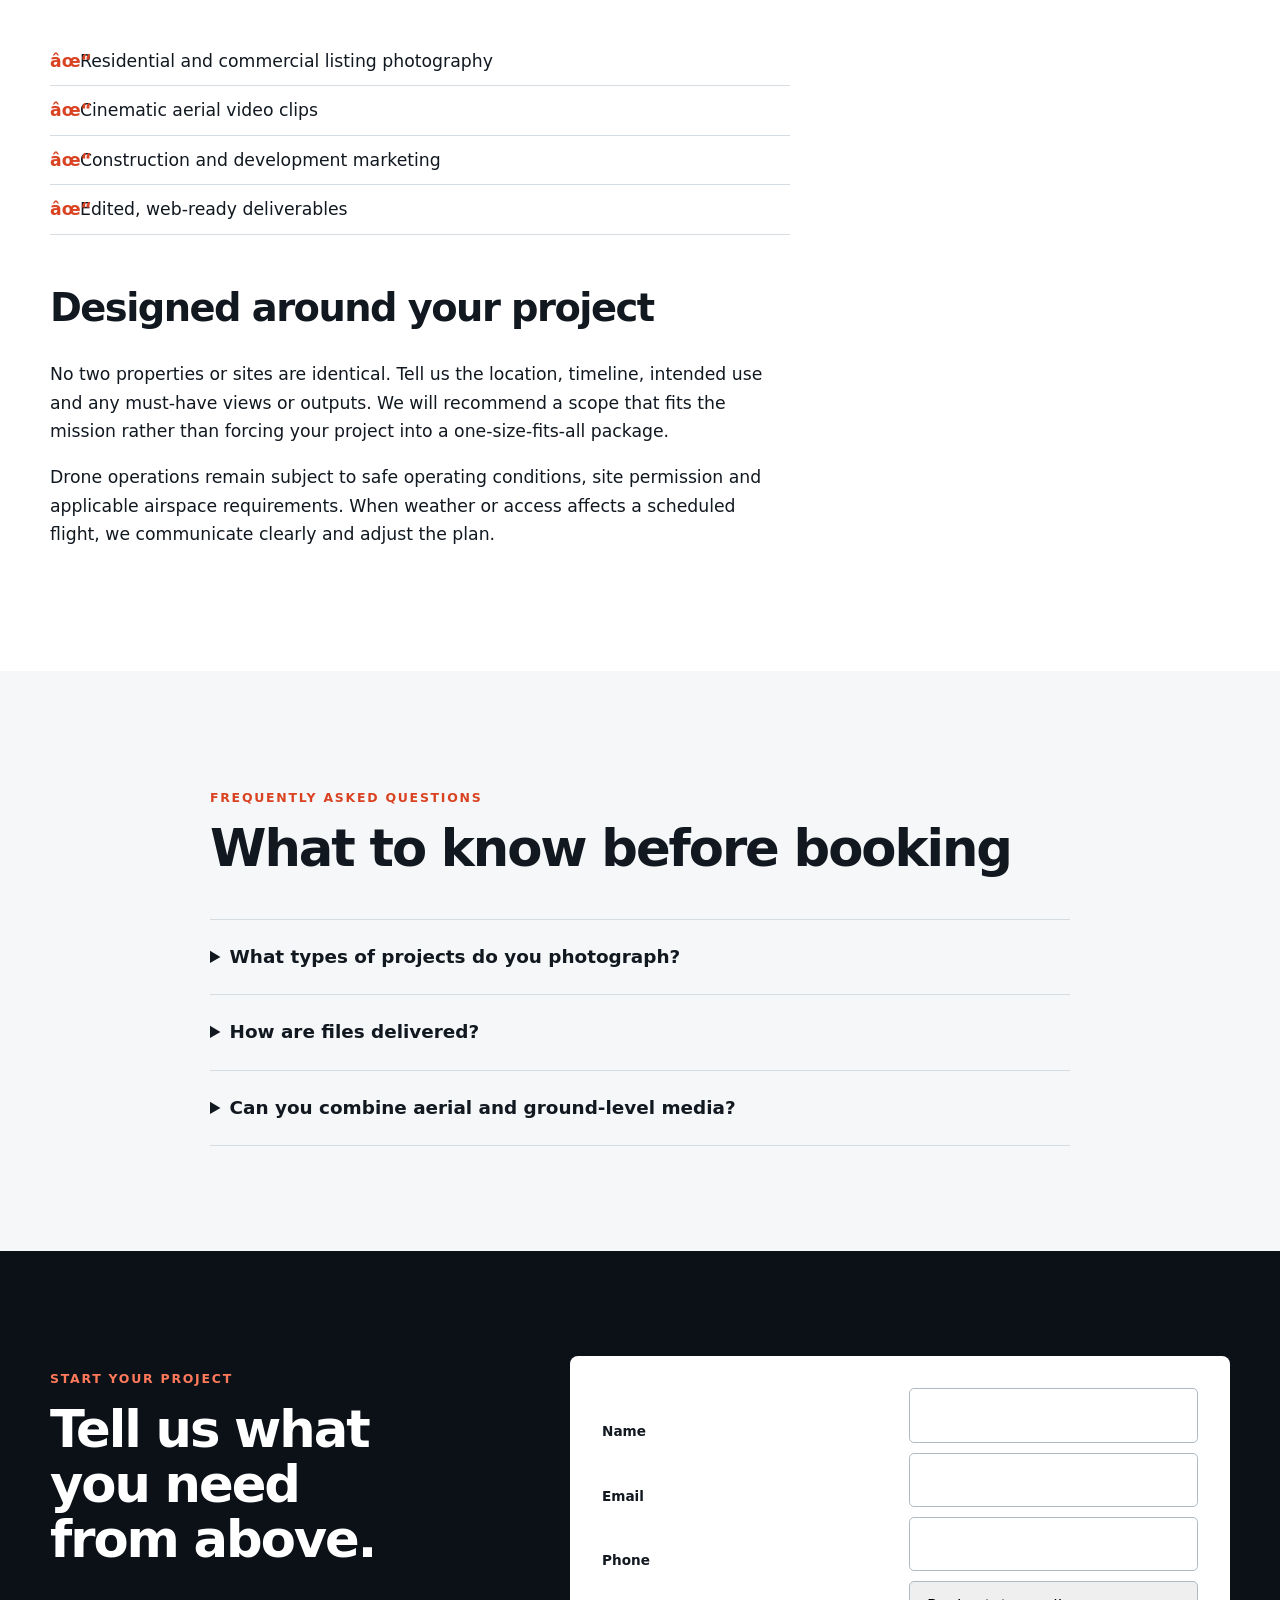
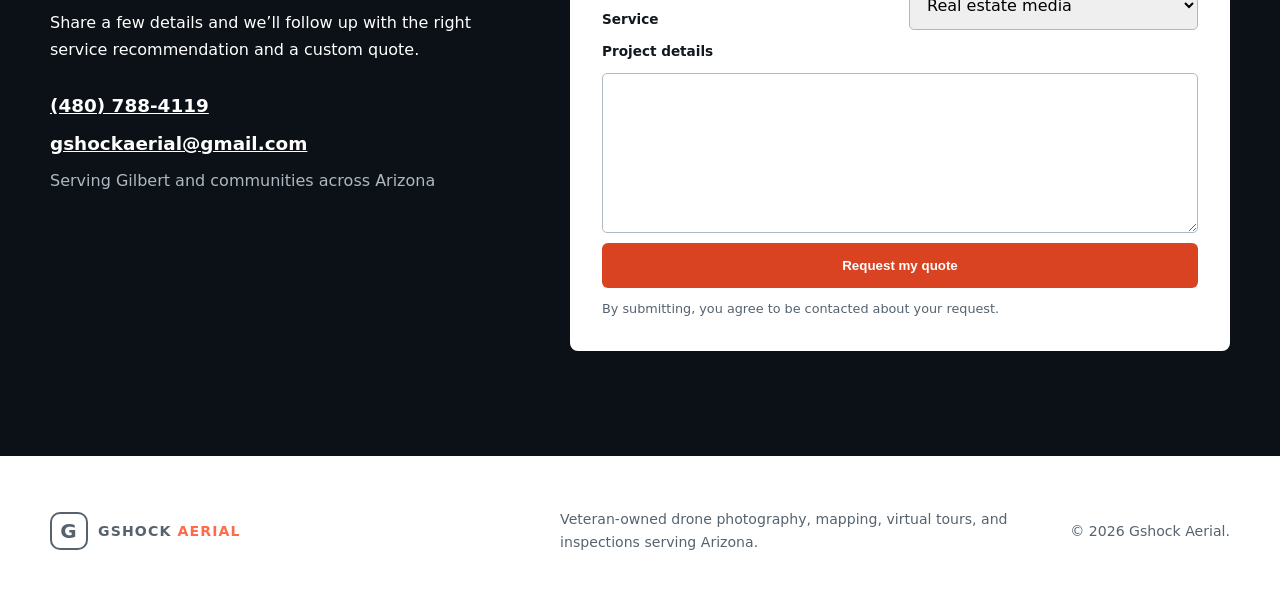
<file: aerial-photography/index.html>
<!doctype html><html lang="en"><head><meta charset="utf-8">
<meta name="viewport" content="width=device-width,initial-scale=1">
<title>Aerial Drone Photography & Video in Arizona | Gshock Aerial</title>
<meta name="description" content="Professional aerial drone photography and video for Arizona real estate, construction, commercial marketing and creative projects. Request a fast quote.">
<link rel="canonical" href="https://www.gshockaerial.com/aerial-photography/">
<meta name="robots" content="index,follow,max-image-preview:large">
<meta property="og:type" content="website">
<meta property="og:site_name" content="Gshock Aerial">
<meta property="og:title" content="Aerial Drone Photography & Video in Arizona | Gshock Aerial">
<meta property="og:description" content="Professional aerial drone photography and video for Arizona real estate, construction, commercial marketing and creative projects. Request a fast quote.">
<meta property="og:url" content="https://www.gshockaerial.com/aerial-photography/">
<meta property="og:image" content="https://www.gshockaerial.com/social-share.webp">
<meta property="og:image:alt" content="Aerial view photographed by Gshock Aerial in Arizona">
<meta name="twitter:card" content="summary_large_image">
<meta name="twitter:title" content="Aerial Drone Photography & Video in Arizona | Gshock Aerial">
<meta name="twitter:description" content="Professional aerial drone photography and video for Arizona real estate, construction, commercial marketing and creative projects. Request a fast quote.">
<meta name="twitter:image" content="https://www.gshockaerial.com/social-share.webp">
<meta name="theme-color" content="#111820">

<link rel="stylesheet" href="/styles.css">
<script defer src="/script.js"></script>
<script type="application/ld+json">{
  "@context": "https://schema.org",
  "@graph": [
    {
      "@type": [
        "LocalBusiness",
        "ProfessionalService"
      ],
      "@id": "https://www.gshockaerial.com/#business",
      "name": "Gshock Aerial",
      "url": "https://www.gshockaerial.com/",
      "image": "https://www.gshockaerial.com/social-share.webp",
      "telephone": "+14807884119",
      "email": "gshockaerial@gmail.com",
      "priceRange": "$$",
      "description": "Veteran-owned drone photography, mapping, virtual tour and inspection services serving Arizona.",
      "address": {
        "@type": "PostalAddress",
        "addressLocality": "Gilbert",
        "addressRegion": "AZ",
        "postalCode": "85234",
        "addressCountry": "US"
      },
      "areaServed": {
        "@type": "State",
        "name": "Arizona"
      },
      "sameAs": [
        "https://www.instagram.com/gshockaerial/",
        "https://www.facebook.com/profile.php?id=100063228097583"
      ]
    },
    {
      "@type": "WebSite",
      "@id": "https://www.gshockaerial.com/#website",
      "url": "https://www.gshockaerial.com/",
      "name": "Gshock Aerial",
      "publisher": {
        "@id": "https://www.gshockaerial.com/#business"
      }
    },
    {
      "@type": "WebPage",
      "@id": "https://www.gshockaerial.com/aerial-photography/#webpage",
      "url": "https://www.gshockaerial.com/aerial-photography/",
      "name": "Aerial Drone Photography & Video in Arizona | Gshock Aerial",
      "description": "Professional aerial drone photography and video for Arizona real estate, construction, commercial marketing and creative projects. Request a fast quote.",
      "isPartOf": {
        "@id": "https://www.gshockaerial.com/#website"
      },
      "about": {
        "@id": "https://www.gshockaerial.com/#business"
      }
    },
    {
      "@type": "Service",
      "name": "Aerial Drone Photography and Video",
      "description": "Professional aerial drone photography and video for Arizona real estate, construction, commercial marketing and creative projects. Request a fast quote.",
      "url": "https://www.gshockaerial.com/aerial-photography/",
      "provider": {
        "@id": "https://www.gshockaerial.com/#business"
      },
      "areaServed": {
        "@type": "State",
        "name": "Arizona"
      }
    },
    {
      "@type": "FAQPage",
      "mainEntity": [
        {
          "@type": "Question",
          "name": "What types of projects do you photograph?",
          "acceptedAnswer": {
            "@type": "Answer",
            "text": "We photograph residential and commercial real estate, construction sites, developments, events, tourism properties and general marketing projects."
          }
        },
        {
          "@type": "Question",
          "name": "How are files delivered?",
          "acceptedAnswer": {
            "@type": "Answer",
            "text": "Final edited images and video are delivered digitally in formats suited to web, social media, presentations and other agreed uses."
          }
        },
        {
          "@type": "Question",
          "name": "Can you combine aerial and ground-level media?",
          "acceptedAnswer": {
            "@type": "Answer",
            "text": "Yes. Project scope can include aerial photography, video and complementary property media based on your goals."
          }
        }
      ]
    }
  ]
}</script></head><body><a class="skip" href="#main">Skip to content</a>
<header class="site-header"><div class="wrap nav"><a class="brand" href="/" aria-label="Gshock Aerial home"><span class="brand-mark" aria-hidden="true">G</span><span>GSHOCK <b>AERIAL</b></span></a><button class="menu" type="button" aria-expanded="false" aria-controls="navlinks">Menu</button><nav id="navlinks" aria-label="Primary navigation"><a href="/#services">Services</a><a href="/#industries">Industries</a><a href="/#work">Work</a><a href="/#about">About</a><a class="button small" href="/#quote">Get a quote</a></nav></div></header><main id="main"><section class="service-hero"><div class="wrap service-hero-grid"><div><nav class="breadcrumbs" aria-label="Breadcrumb"><a href="/">Home</a><span aria-hidden="true">/</span><span>Aerial Photography & Video</span></nav><p class="eyebrow">Arizona drone services</p><h1>Aerial Photography & Video</h1><p class="lead">High-impact property and project imagery from a professional aerial perspective.</p><div class="actions"><a class="button" href="#quote">Request a quote</a><a class="text-link" href="tel:+14807884119">Call (480) 788-4119</a></div></div><img src="/pro.webp" width="750" height="750" alt="Professional drone used for aerial drone photography and video in Arizona" decoding="async"></div></section>
<section class="section"><div class="wrap content-grid"><article class="prose"><p class="eyebrow">Service overview</p><h2>Clear deliverables. Professional execution.</h2><p>Gshock Aerial provides aerial drone photography and video for Arizona properties, projects and organizations that need reliable visual information. Every assignment begins with the intended outcome: attracting buyers, documenting conditions, communicating progress or helping a qualified professional focus a closer inspection.</p><p>We plan each flight around the location, airspace, weather, safety considerations and the deliverables you need. The result is a practical media package that is easy to review, share and use in your workflow.</p><h2>What this service can include</h2><ul class="check-list"><li>Residential and commercial listing photography</li><li>Cinematic aerial video clips</li><li>Construction and development marketing</li><li>Edited, web-ready deliverables</li></ul><h2>Designed around your project</h2><p>No two properties or sites are identical. Tell us the location, timeline, intended use and any must-have views or outputs. We will recommend a scope that fits the mission rather than forcing your project into a one-size-fits-all package.</p><p>Drone operations remain subject to safe operating conditions, site permission and applicable airspace requirements. When weather or access affects a scheduled flight, we communicate clearly and adjust the plan.</p></article><aside class="side-card"><p class="eyebrow">A good fit for</p><h2>Real-world applications</h2><ul><li>Residential and commercial listing photography</li><li>Cinematic aerial video clips</li><li>Construction and development marketing</li><li>Edited, web-ready deliverables</li></ul><a class="button" href="#quote">Get a custom quote</a></aside></div></section>
<section class="section faq"><div class="wrap narrow"><p class="eyebrow">Frequently asked questions</p><h2>What to know before booking</h2><details><summary>What types of projects do you photograph?</summary><p>We photograph residential and commercial real estate, construction sites, developments, events, tourism properties and general marketing projects.</p></details><details><summary>How are files delivered?</summary><p>Final edited images and video are delivered digitally in formats suited to web, social media, presentations and other agreed uses.</p></details><details><summary>Can you combine aerial and ground-level media?</summary><p>Yes. Project scope can include aerial photography, video and complementary property media based on your goals.</p></details></div></section><section class="quote section" aria-labelledby="quote-title"><div class="wrap quote-grid"><div><p class="eyebrow">Start your project</p><h2 id="quote-title">Tell us what you need from above.</h2><p>Share a few details and we’ll follow up with the right service recommendation and a custom quote.</p><div class="contact"><a href="tel:+14807884119">(480) 788-4119</a><a href="mailto:gshockaerial@gmail.com">gshockaerial@gmail.com</a><span>Serving Gilbert and communities across Arizona</span></div></div><form action="https://formsubmit.co/gshockaerial@gmail.com" method="POST"><input type="hidden" name="_subject" value="New Gshock Aerial website quote request"><input type="hidden" name="_captcha" value="false"><label for="name">Name</label><input id="name" required name="name" autocomplete="name"><label for="email">Email</label><input id="email" required type="email" name="email" autocomplete="email"><label for="phone">Phone</label><input id="phone" name="phone" autocomplete="tel"><label for="service">Service</label><select id="service" name="service"><option>Real estate media</option><option>360 virtual tour</option><option>3D mapping</option><option>Floor plan</option><option>Tower inspection</option><option>Solar / thermal inspection</option><option>Aerial photography or video</option><option>Other</option></select><label class="full" for="details">Project details</label><textarea class="full" id="details" required name="details" rows="5"></textarea><button class="button full" type="submit">Request my quote</button><p class="form-note full">By submitting, you agree to be contacted about your request.</p></form></div></section></main><footer><div class="wrap footer"><div class="brand"><span class="brand-mark" aria-hidden="true">G</span><span>GSHOCK <b>AERIAL</b></span></div><p>Veteran-owned drone photography, mapping, virtual tours, and inspections serving Arizona.</p><p>© <span id="year"></span> Gshock Aerial.</p></div></footer></body></html>
</file>
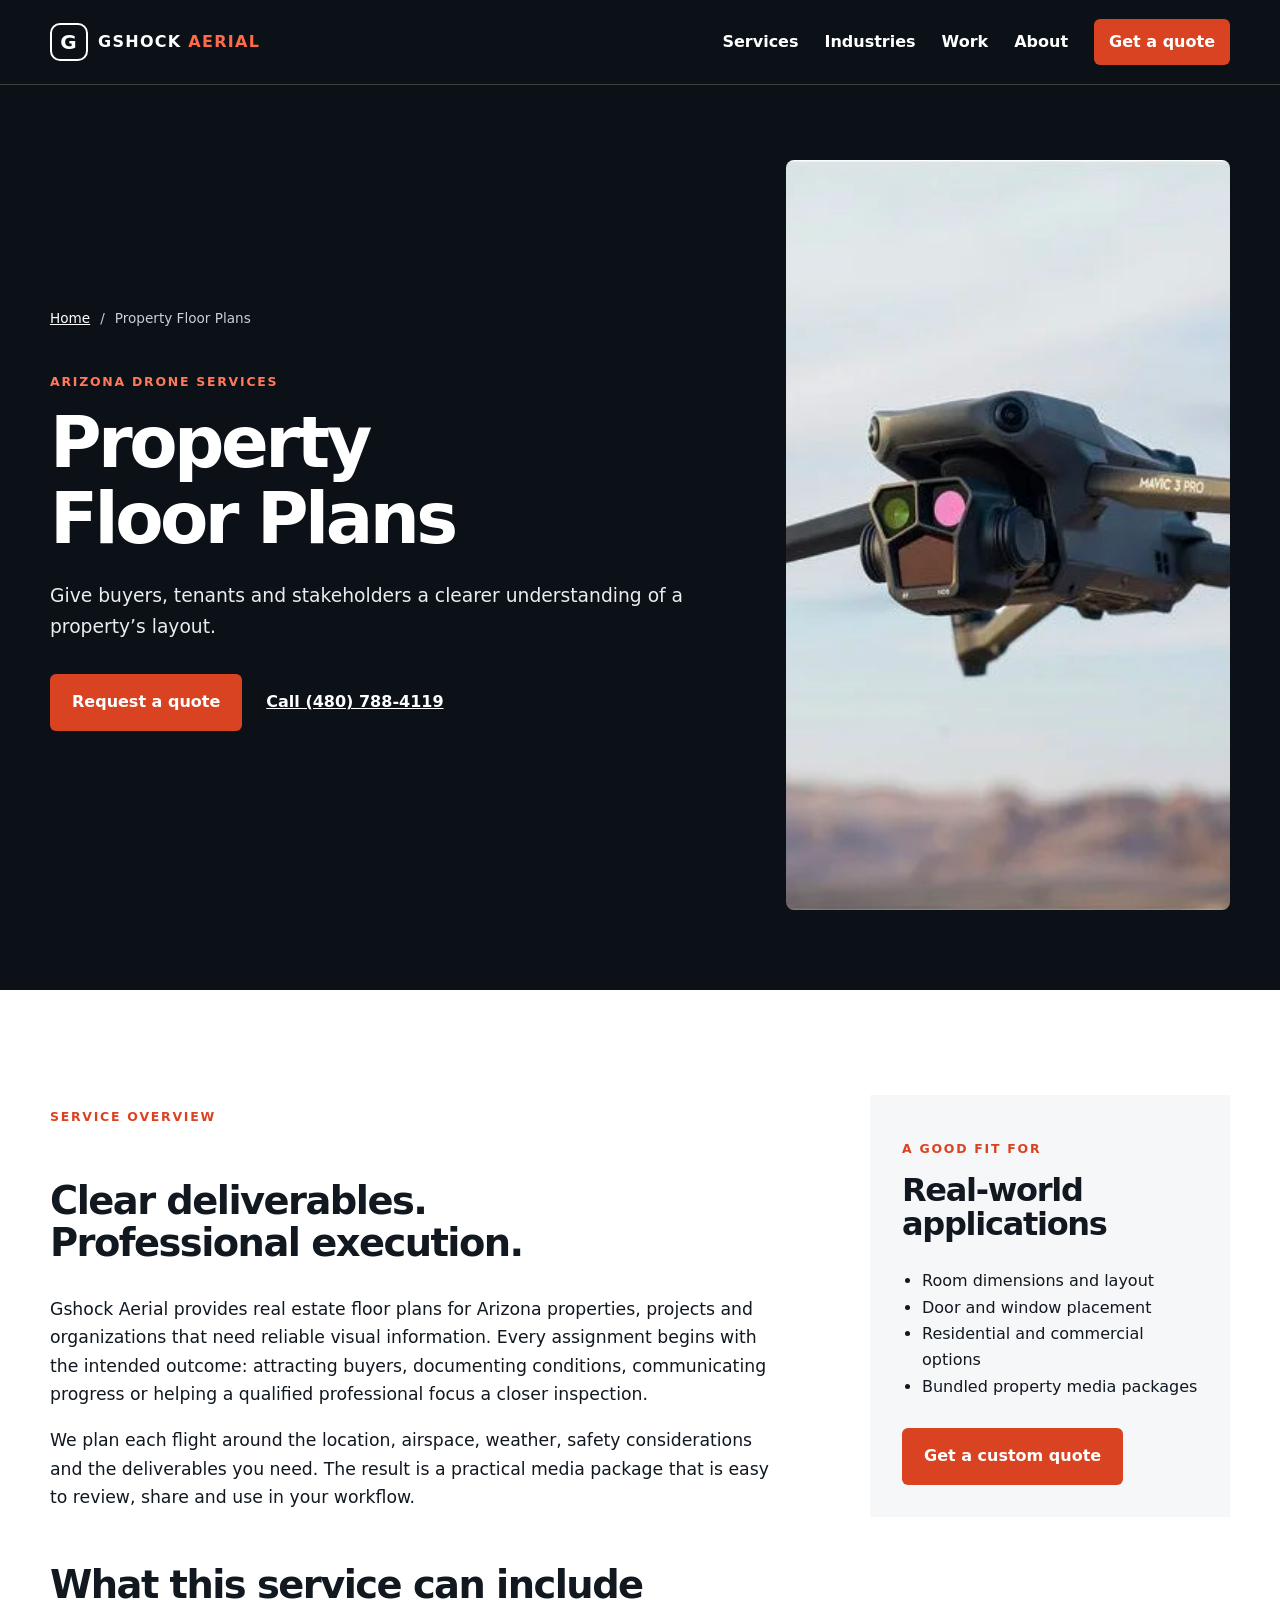
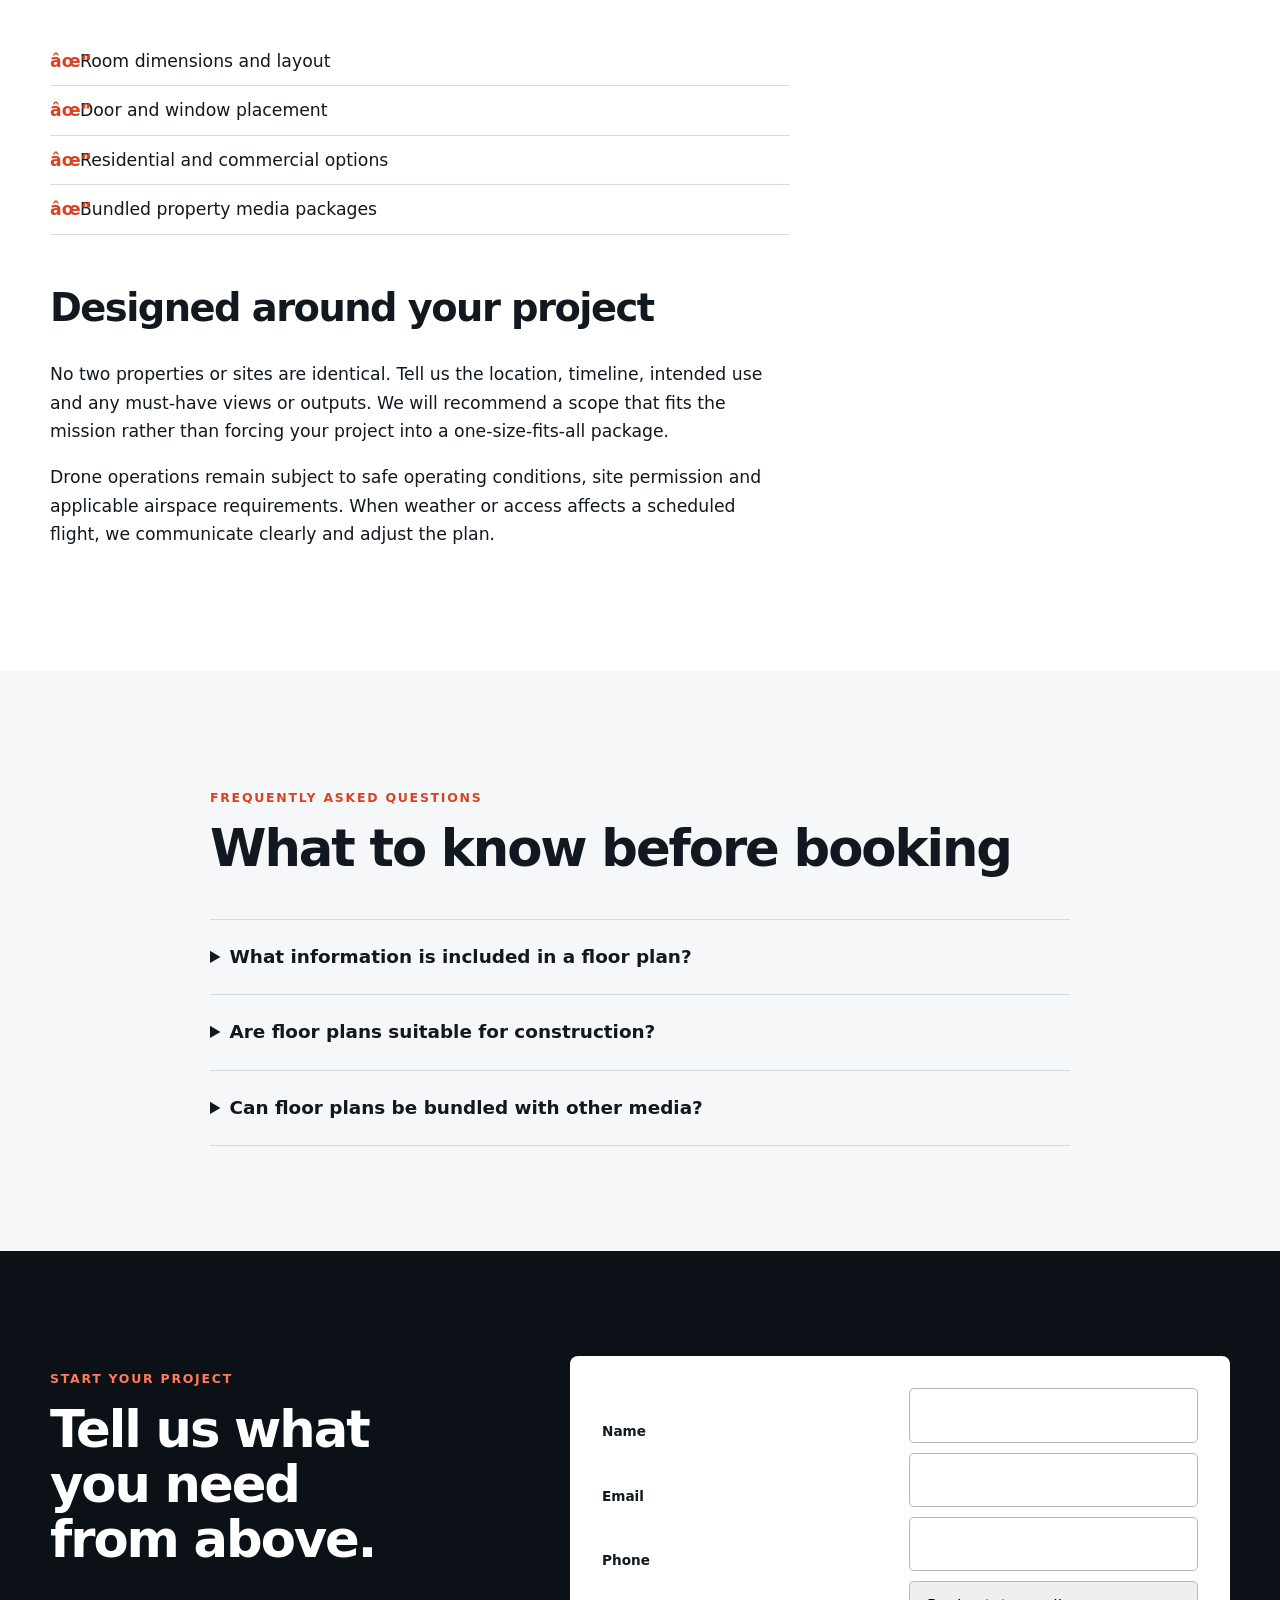
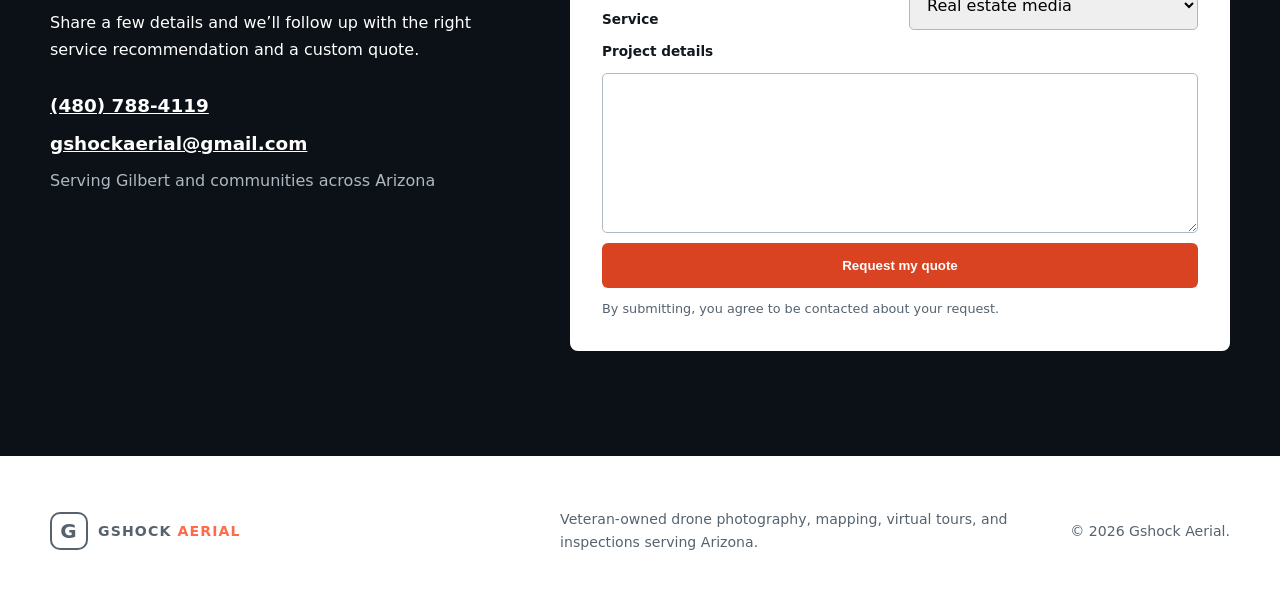
<file: floor-plans/index.html>
<!doctype html><html lang="en"><head><meta charset="utf-8">
<meta name="viewport" content="width=device-width,initial-scale=1">
<title>Real Estate Floor Plans in Arizona | Gshock Aerial</title>
<meta name="description" content="Professional floor plans for Arizona residential and commercial listings, including room dimensions, doors and windows. Request a custom quote.">
<link rel="canonical" href="https://www.gshockaerial.com/floor-plans/">
<meta name="robots" content="index,follow,max-image-preview:large">
<meta property="og:type" content="website">
<meta property="og:site_name" content="Gshock Aerial">
<meta property="og:title" content="Real Estate Floor Plans in Arizona | Gshock Aerial">
<meta property="og:description" content="Professional floor plans for Arizona residential and commercial listings, including room dimensions, doors and windows. Request a custom quote.">
<meta property="og:url" content="https://www.gshockaerial.com/floor-plans/">
<meta property="og:image" content="https://www.gshockaerial.com/social-share.webp">
<meta property="og:image:alt" content="Aerial view photographed by Gshock Aerial in Arizona">
<meta name="twitter:card" content="summary_large_image">
<meta name="twitter:title" content="Real Estate Floor Plans in Arizona | Gshock Aerial">
<meta name="twitter:description" content="Professional floor plans for Arizona residential and commercial listings, including room dimensions, doors and windows. Request a custom quote.">
<meta name="twitter:image" content="https://www.gshockaerial.com/social-share.webp">
<meta name="theme-color" content="#111820">

<link rel="stylesheet" href="/styles.css">
<script defer src="/script.js"></script>
<script type="application/ld+json">{
  "@context": "https://schema.org",
  "@graph": [
    {
      "@type": [
        "LocalBusiness",
        "ProfessionalService"
      ],
      "@id": "https://www.gshockaerial.com/#business",
      "name": "Gshock Aerial",
      "url": "https://www.gshockaerial.com/",
      "image": "https://www.gshockaerial.com/social-share.webp",
      "telephone": "+14807884119",
      "email": "gshockaerial@gmail.com",
      "priceRange": "$$",
      "description": "Veteran-owned drone photography, mapping, virtual tour and inspection services serving Arizona.",
      "address": {
        "@type": "PostalAddress",
        "addressLocality": "Gilbert",
        "addressRegion": "AZ",
        "postalCode": "85234",
        "addressCountry": "US"
      },
      "areaServed": {
        "@type": "State",
        "name": "Arizona"
      },
      "sameAs": [
        "https://www.instagram.com/gshockaerial/",
        "https://www.facebook.com/profile.php?id=100063228097583"
      ]
    },
    {
      "@type": "WebSite",
      "@id": "https://www.gshockaerial.com/#website",
      "url": "https://www.gshockaerial.com/",
      "name": "Gshock Aerial",
      "publisher": {
        "@id": "https://www.gshockaerial.com/#business"
      }
    },
    {
      "@type": "WebPage",
      "@id": "https://www.gshockaerial.com/floor-plans/#webpage",
      "url": "https://www.gshockaerial.com/floor-plans/",
      "name": "Real Estate Floor Plans in Arizona | Gshock Aerial",
      "description": "Professional floor plans for Arizona residential and commercial listings, including room dimensions, doors and windows. Request a custom quote.",
      "isPartOf": {
        "@id": "https://www.gshockaerial.com/#website"
      },
      "about": {
        "@id": "https://www.gshockaerial.com/#business"
      }
    },
    {
      "@type": "Service",
      "name": "Real Estate Floor Plans",
      "description": "Professional floor plans for Arizona residential and commercial listings, including room dimensions, doors and windows. Request a custom quote.",
      "url": "https://www.gshockaerial.com/floor-plans/",
      "provider": {
        "@id": "https://www.gshockaerial.com/#business"
      },
      "areaServed": {
        "@type": "State",
        "name": "Arizona"
      }
    },
    {
      "@type": "FAQPage",
      "mainEntity": [
        {
          "@type": "Question",
          "name": "What information is included in a floor plan?",
          "acceptedAnswer": {
            "@type": "Answer",
            "text": "Floor plans can show room layout, approximate dimensions, doors and windows, with additional options available by project."
          }
        },
        {
          "@type": "Question",
          "name": "Are floor plans suitable for construction?",
          "acceptedAnswer": {
            "@type": "Answer",
            "text": "Marketing floor plans are intended for property presentation and general spatial understanding, not as architectural or construction documents."
          }
        },
        {
          "@type": "Question",
          "name": "Can floor plans be bundled with other media?",
          "acceptedAnswer": {
            "@type": "Answer",
            "text": "Yes. Floor plans can be combined with aerial photography, video and 360-degree tours for a complete property media package."
          }
        }
      ]
    }
  ]
}</script></head><body><a class="skip" href="#main">Skip to content</a>
<header class="site-header"><div class="wrap nav"><a class="brand" href="/" aria-label="Gshock Aerial home"><span class="brand-mark" aria-hidden="true">G</span><span>GSHOCK <b>AERIAL</b></span></a><button class="menu" type="button" aria-expanded="false" aria-controls="navlinks">Menu</button><nav id="navlinks" aria-label="Primary navigation"><a href="/#services">Services</a><a href="/#industries">Industries</a><a href="/#work">Work</a><a href="/#about">About</a><a class="button small" href="/#quote">Get a quote</a></nav></div></header><main id="main"><section class="service-hero"><div class="wrap service-hero-grid"><div><nav class="breadcrumbs" aria-label="Breadcrumb"><a href="/">Home</a><span aria-hidden="true">/</span><span>Property Floor Plans</span></nav><p class="eyebrow">Arizona drone services</p><h1>Property Floor Plans</h1><p class="lead">Give buyers, tenants and stakeholders a clearer understanding of a property’s layout.</p><div class="actions"><a class="button" href="#quote">Request a quote</a><a class="text-link" href="tel:+14807884119">Call (480) 788-4119</a></div></div><img src="/pro.webp" width="750" height="750" alt="Professional drone used for real estate floor plans in Arizona" decoding="async"></div></section>
<section class="section"><div class="wrap content-grid"><article class="prose"><p class="eyebrow">Service overview</p><h2>Clear deliverables. Professional execution.</h2><p>Gshock Aerial provides real estate floor plans for Arizona properties, projects and organizations that need reliable visual information. Every assignment begins with the intended outcome: attracting buyers, documenting conditions, communicating progress or helping a qualified professional focus a closer inspection.</p><p>We plan each flight around the location, airspace, weather, safety considerations and the deliverables you need. The result is a practical media package that is easy to review, share and use in your workflow.</p><h2>What this service can include</h2><ul class="check-list"><li>Room dimensions and layout</li><li>Door and window placement</li><li>Residential and commercial options</li><li>Bundled property media packages</li></ul><h2>Designed around your project</h2><p>No two properties or sites are identical. Tell us the location, timeline, intended use and any must-have views or outputs. We will recommend a scope that fits the mission rather than forcing your project into a one-size-fits-all package.</p><p>Drone operations remain subject to safe operating conditions, site permission and applicable airspace requirements. When weather or access affects a scheduled flight, we communicate clearly and adjust the plan.</p></article><aside class="side-card"><p class="eyebrow">A good fit for</p><h2>Real-world applications</h2><ul><li>Room dimensions and layout</li><li>Door and window placement</li><li>Residential and commercial options</li><li>Bundled property media packages</li></ul><a class="button" href="#quote">Get a custom quote</a></aside></div></section>
<section class="section faq"><div class="wrap narrow"><p class="eyebrow">Frequently asked questions</p><h2>What to know before booking</h2><details><summary>What information is included in a floor plan?</summary><p>Floor plans can show room layout, approximate dimensions, doors and windows, with additional options available by project.</p></details><details><summary>Are floor plans suitable for construction?</summary><p>Marketing floor plans are intended for property presentation and general spatial understanding, not as architectural or construction documents.</p></details><details><summary>Can floor plans be bundled with other media?</summary><p>Yes. Floor plans can be combined with aerial photography, video and 360-degree tours for a complete property media package.</p></details></div></section><section class="quote section" aria-labelledby="quote-title"><div class="wrap quote-grid"><div><p class="eyebrow">Start your project</p><h2 id="quote-title">Tell us what you need from above.</h2><p>Share a few details and we’ll follow up with the right service recommendation and a custom quote.</p><div class="contact"><a href="tel:+14807884119">(480) 788-4119</a><a href="mailto:gshockaerial@gmail.com">gshockaerial@gmail.com</a><span>Serving Gilbert and communities across Arizona</span></div></div><form action="https://formsubmit.co/gshockaerial@gmail.com" method="POST"><input type="hidden" name="_subject" value="New Gshock Aerial website quote request"><input type="hidden" name="_captcha" value="false"><label for="name">Name</label><input id="name" required name="name" autocomplete="name"><label for="email">Email</label><input id="email" required type="email" name="email" autocomplete="email"><label for="phone">Phone</label><input id="phone" name="phone" autocomplete="tel"><label for="service">Service</label><select id="service" name="service"><option>Real estate media</option><option>360 virtual tour</option><option>3D mapping</option><option>Floor plan</option><option>Tower inspection</option><option>Solar / thermal inspection</option><option>Aerial photography or video</option><option>Other</option></select><label class="full" for="details">Project details</label><textarea class="full" id="details" required name="details" rows="5"></textarea><button class="button full" type="submit">Request my quote</button><p class="form-note full">By submitting, you agree to be contacted about your request.</p></form></div></section></main><footer><div class="wrap footer"><div class="brand"><span class="brand-mark" aria-hidden="true">G</span><span>GSHOCK <b>AERIAL</b></span></div><p>Veteran-owned drone photography, mapping, virtual tours, and inspections serving Arizona.</p><p>© <span id="year"></span> Gshock Aerial.</p></div></footer></body></html>
</file>
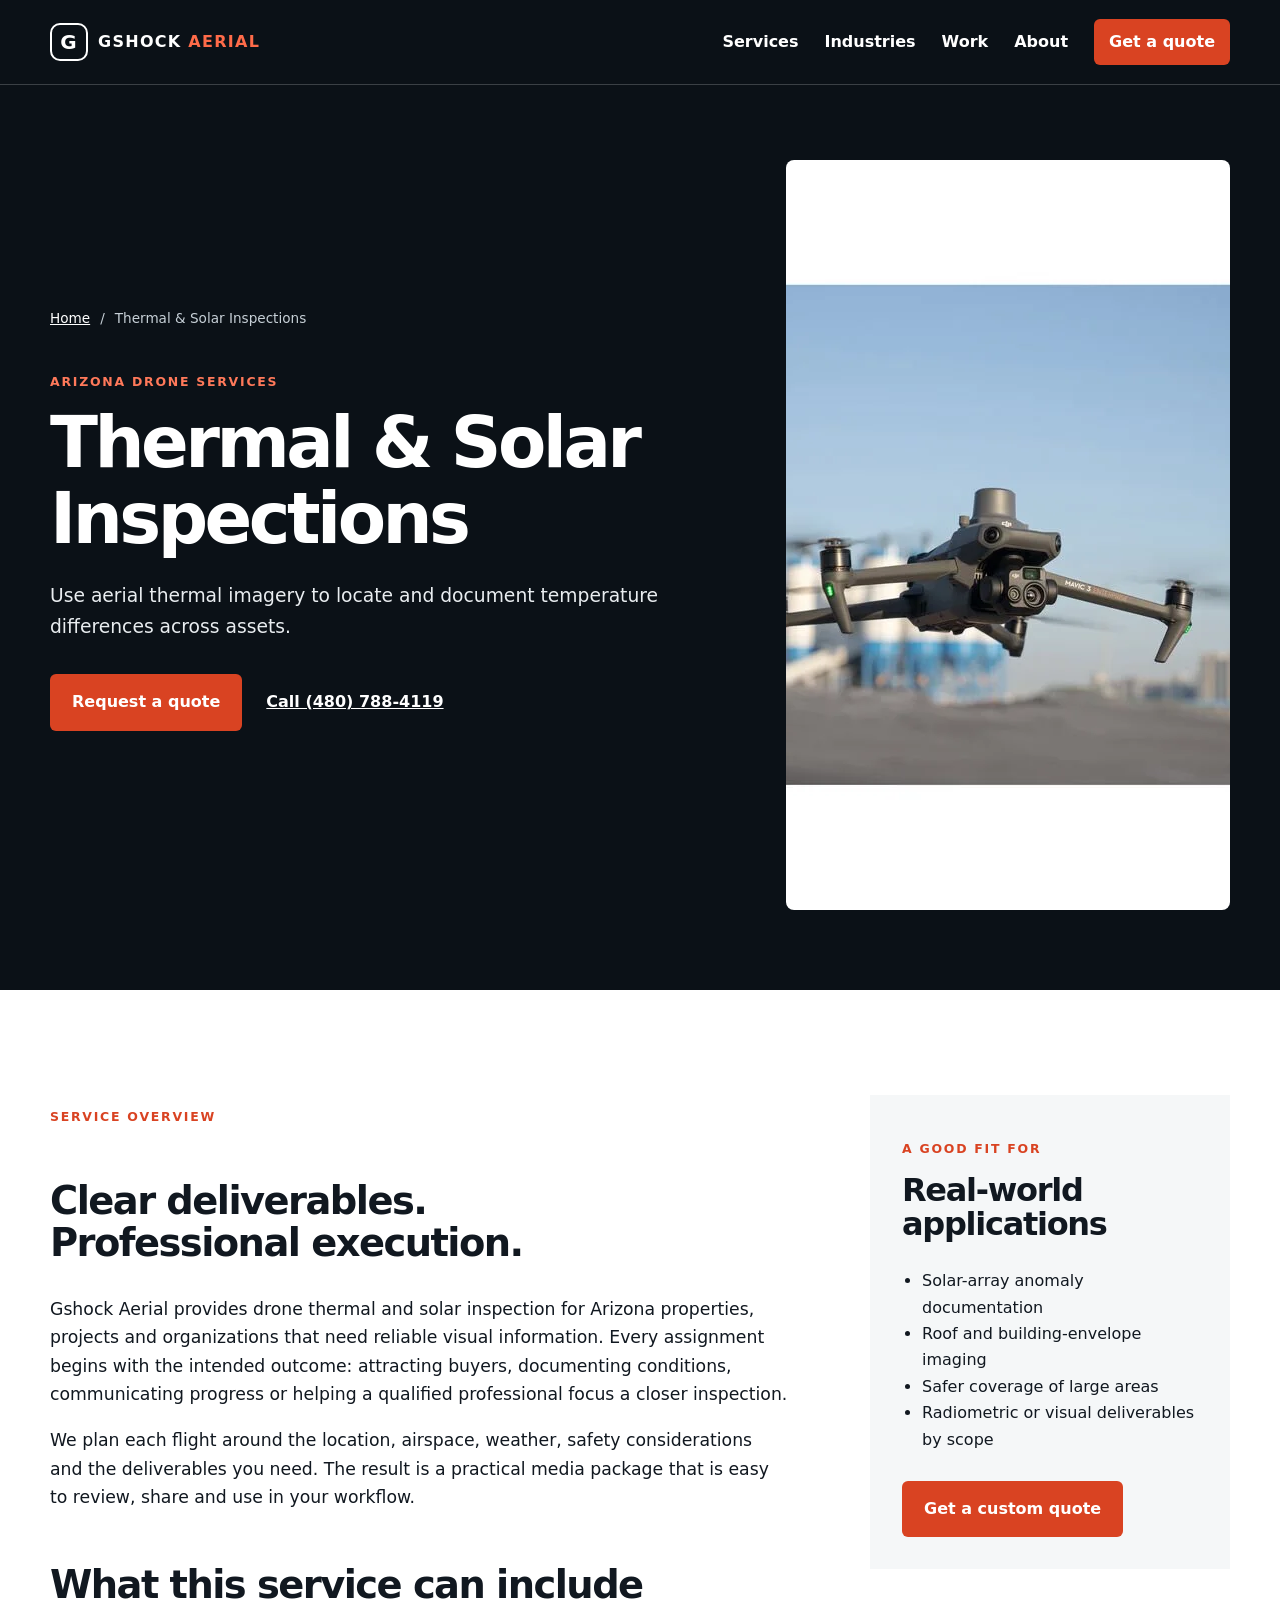
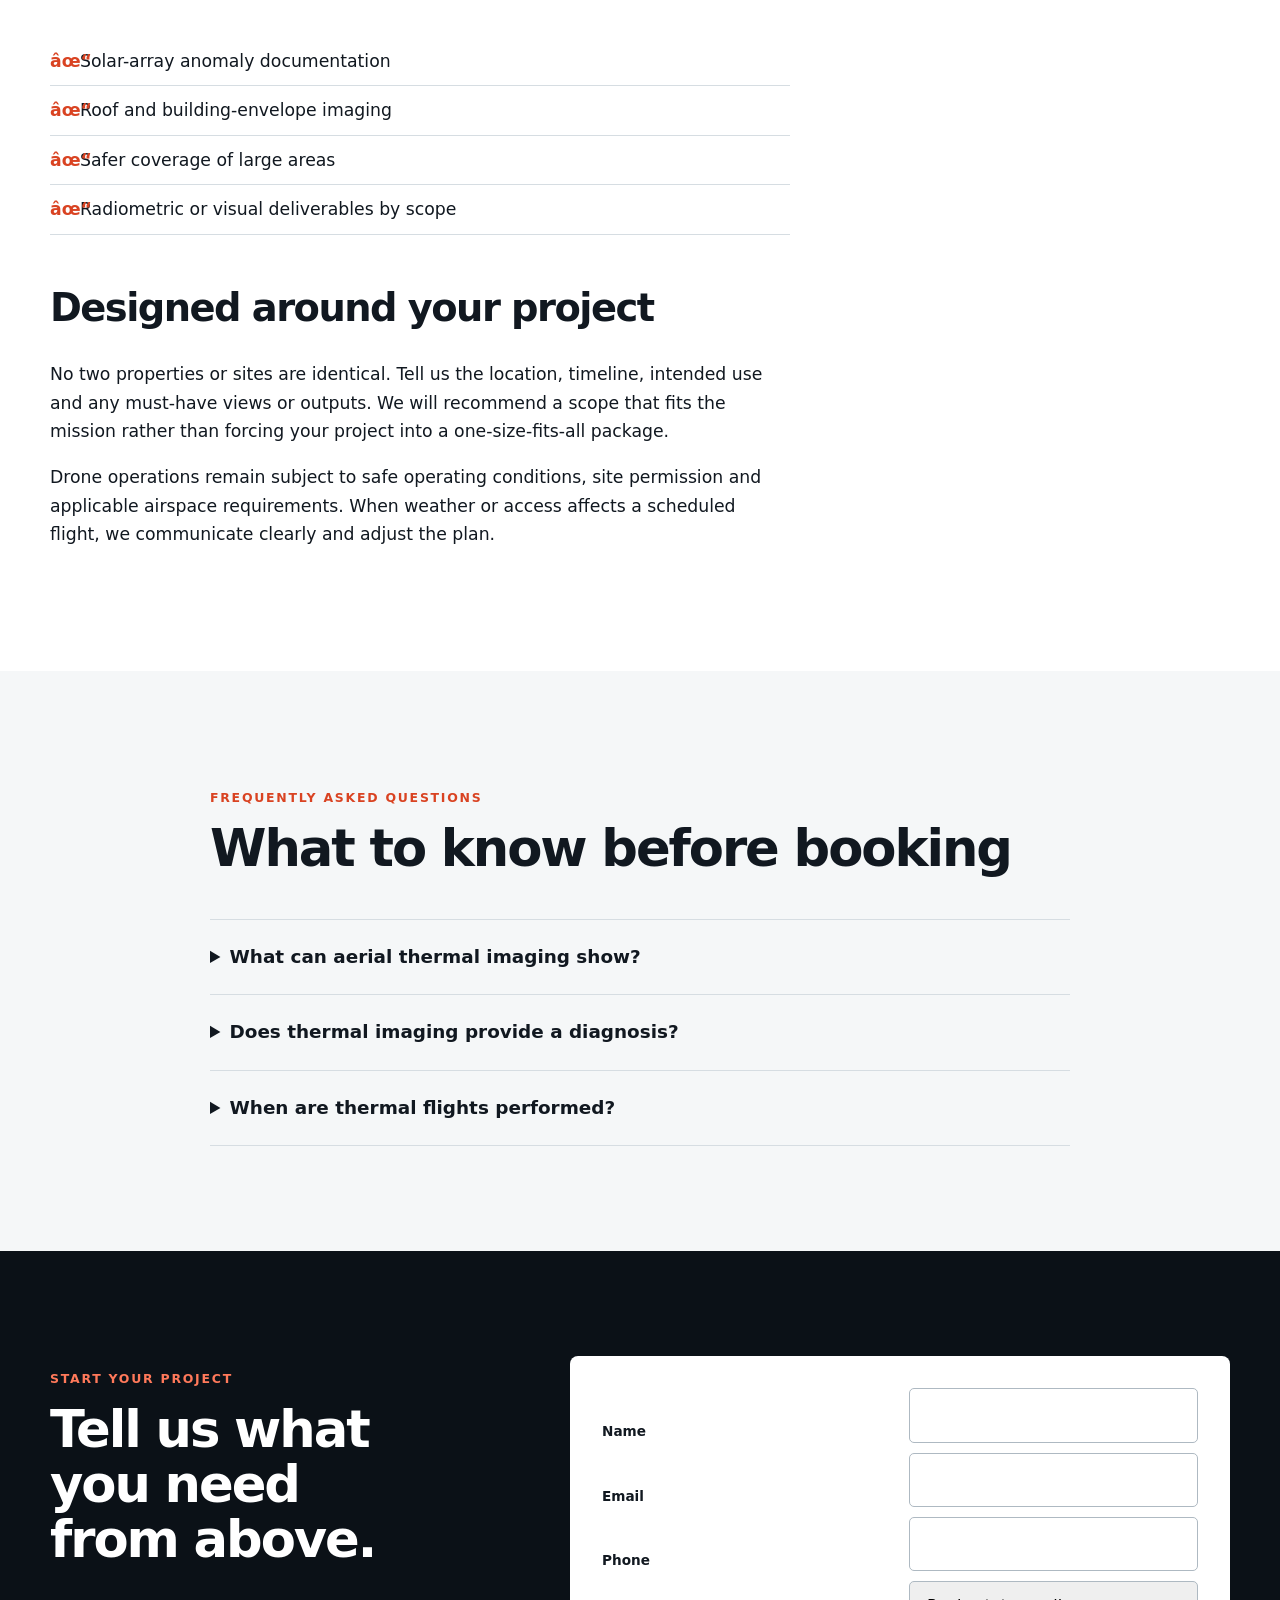
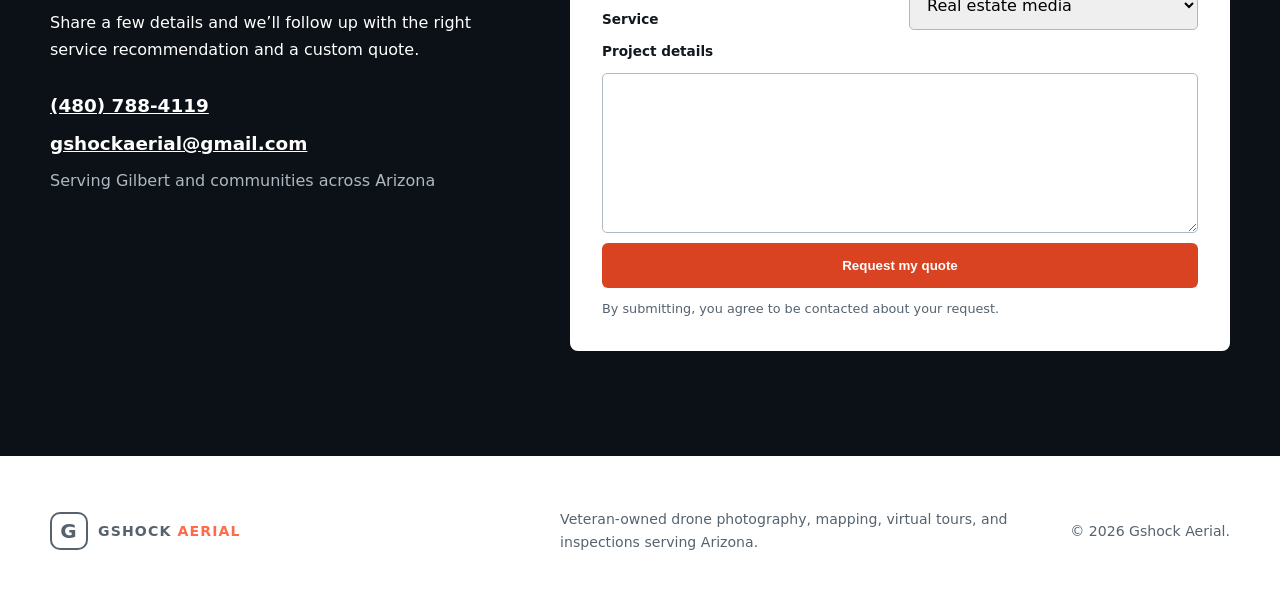
<file: thermal-solar-inspections/index.html>
<!doctype html><html lang="en"><head><meta charset="utf-8">
<meta name="viewport" content="width=device-width,initial-scale=1">
<title>Drone Thermal & Solar Inspections in Arizona | Gshock Aerial</title>
<meta name="description" content="Aerial thermal imaging for Arizona solar panels, roofs, building envelopes and infrastructure. Identify visible thermal anomalies and document assets efficiently.">
<link rel="canonical" href="https://www.gshockaerial.com/thermal-solar-inspections/">
<meta name="robots" content="index,follow,max-image-preview:large">
<meta property="og:type" content="website">
<meta property="og:site_name" content="Gshock Aerial">
<meta property="og:title" content="Drone Thermal & Solar Inspections in Arizona | Gshock Aerial">
<meta property="og:description" content="Aerial thermal imaging for Arizona solar panels, roofs, building envelopes and infrastructure. Identify visible thermal anomalies and document assets efficiently.">
<meta property="og:url" content="https://www.gshockaerial.com/thermal-solar-inspections/">
<meta property="og:image" content="https://www.gshockaerial.com/social-share.webp">
<meta property="og:image:alt" content="Aerial view photographed by Gshock Aerial in Arizona">
<meta name="twitter:card" content="summary_large_image">
<meta name="twitter:title" content="Drone Thermal & Solar Inspections in Arizona | Gshock Aerial">
<meta name="twitter:description" content="Aerial thermal imaging for Arizona solar panels, roofs, building envelopes and infrastructure. Identify visible thermal anomalies and document assets efficiently.">
<meta name="twitter:image" content="https://www.gshockaerial.com/social-share.webp">
<meta name="theme-color" content="#111820">

<link rel="stylesheet" href="/styles.css">
<script defer src="/script.js"></script>
<script type="application/ld+json">{
  "@context": "https://schema.org",
  "@graph": [
    {
      "@type": [
        "LocalBusiness",
        "ProfessionalService"
      ],
      "@id": "https://www.gshockaerial.com/#business",
      "name": "Gshock Aerial",
      "url": "https://www.gshockaerial.com/",
      "image": "https://www.gshockaerial.com/social-share.webp",
      "telephone": "+14807884119",
      "email": "gshockaerial@gmail.com",
      "priceRange": "$$",
      "description": "Veteran-owned drone photography, mapping, virtual tour and inspection services serving Arizona.",
      "address": {
        "@type": "PostalAddress",
        "addressLocality": "Gilbert",
        "addressRegion": "AZ",
        "postalCode": "85234",
        "addressCountry": "US"
      },
      "areaServed": {
        "@type": "State",
        "name": "Arizona"
      },
      "sameAs": [
        "https://www.instagram.com/gshockaerial/",
        "https://www.facebook.com/profile.php?id=100063228097583"
      ]
    },
    {
      "@type": "WebSite",
      "@id": "https://www.gshockaerial.com/#website",
      "url": "https://www.gshockaerial.com/",
      "name": "Gshock Aerial",
      "publisher": {
        "@id": "https://www.gshockaerial.com/#business"
      }
    },
    {
      "@type": "WebPage",
      "@id": "https://www.gshockaerial.com/thermal-solar-inspections/#webpage",
      "url": "https://www.gshockaerial.com/thermal-solar-inspections/",
      "name": "Drone Thermal & Solar Inspections in Arizona | Gshock Aerial",
      "description": "Aerial thermal imaging for Arizona solar panels, roofs, building envelopes and infrastructure. Identify visible thermal anomalies and document assets efficiently.",
      "isPartOf": {
        "@id": "https://www.gshockaerial.com/#website"
      },
      "about": {
        "@id": "https://www.gshockaerial.com/#business"
      }
    },
    {
      "@type": "Service",
      "name": "Drone Thermal and Solar Inspection",
      "description": "Aerial thermal imaging for Arizona solar panels, roofs, building envelopes and infrastructure. Identify visible thermal anomalies and document assets efficiently.",
      "url": "https://www.gshockaerial.com/thermal-solar-inspections/",
      "provider": {
        "@id": "https://www.gshockaerial.com/#business"
      },
      "areaServed": {
        "@type": "State",
        "name": "Arizona"
      }
    },
    {
      "@type": "FAQPage",
      "mainEntity": [
        {
          "@type": "Question",
          "name": "What can aerial thermal imaging show?",
          "acceptedAnswer": {
            "@type": "Answer",
            "text": "Thermal imagery can reveal visible temperature differences that may help qualified professionals prioritize closer inspection of solar arrays, roofs and building-envelope areas."
          }
        },
        {
          "@type": "Question",
          "name": "Does thermal imaging provide a diagnosis?",
          "acceptedAnswer": {
            "@type": "Answer",
            "text": "No. Thermal imagery is an inspection aid, not a final diagnosis. Findings should be interpreted in context by qualified professionals."
          }
        },
        {
          "@type": "Question",
          "name": "When are thermal flights performed?",
          "acceptedAnswer": {
            "@type": "Answer",
            "text": "Timing depends on the asset, weather, solar loading and project goal. Conditions are planned to support useful thermal contrast."
          }
        }
      ]
    }
  ]
}</script></head><body><a class="skip" href="#main">Skip to content</a>
<header class="site-header"><div class="wrap nav"><a class="brand" href="/" aria-label="Gshock Aerial home"><span class="brand-mark" aria-hidden="true">G</span><span>GSHOCK <b>AERIAL</b></span></a><button class="menu" type="button" aria-expanded="false" aria-controls="navlinks">Menu</button><nav id="navlinks" aria-label="Primary navigation"><a href="/#services">Services</a><a href="/#industries">Industries</a><a href="/#work">Work</a><a href="/#about">About</a><a class="button small" href="/#quote">Get a quote</a></nav></div></header><main id="main"><section class="service-hero"><div class="wrap service-hero-grid"><div><nav class="breadcrumbs" aria-label="Breadcrumb"><a href="/">Home</a><span aria-hidden="true">/</span><span>Thermal & Solar Inspections</span></nav><p class="eyebrow">Arizona drone services</p><h1>Thermal & Solar Inspections</h1><p class="lead">Use aerial thermal imagery to locate and document temperature differences across assets.</p><div class="actions"><a class="button" href="#quote">Request a quote</a><a class="text-link" href="tel:+14807884119">Call (480) 788-4119</a></div></div><img src="/thermal.webp" width="750" height="750" alt="Professional drone used for drone thermal and solar inspection in Arizona" decoding="async"></div></section>
<section class="section"><div class="wrap content-grid"><article class="prose"><p class="eyebrow">Service overview</p><h2>Clear deliverables. Professional execution.</h2><p>Gshock Aerial provides drone thermal and solar inspection for Arizona properties, projects and organizations that need reliable visual information. Every assignment begins with the intended outcome: attracting buyers, documenting conditions, communicating progress or helping a qualified professional focus a closer inspection.</p><p>We plan each flight around the location, airspace, weather, safety considerations and the deliverables you need. The result is a practical media package that is easy to review, share and use in your workflow.</p><h2>What this service can include</h2><ul class="check-list"><li>Solar-array anomaly documentation</li><li>Roof and building-envelope imaging</li><li>Safer coverage of large areas</li><li>Radiometric or visual deliverables by scope</li></ul><h2>Designed around your project</h2><p>No two properties or sites are identical. Tell us the location, timeline, intended use and any must-have views or outputs. We will recommend a scope that fits the mission rather than forcing your project into a one-size-fits-all package.</p><p>Drone operations remain subject to safe operating conditions, site permission and applicable airspace requirements. When weather or access affects a scheduled flight, we communicate clearly and adjust the plan.</p></article><aside class="side-card"><p class="eyebrow">A good fit for</p><h2>Real-world applications</h2><ul><li>Solar-array anomaly documentation</li><li>Roof and building-envelope imaging</li><li>Safer coverage of large areas</li><li>Radiometric or visual deliverables by scope</li></ul><a class="button" href="#quote">Get a custom quote</a></aside></div></section>
<section class="section faq"><div class="wrap narrow"><p class="eyebrow">Frequently asked questions</p><h2>What to know before booking</h2><details><summary>What can aerial thermal imaging show?</summary><p>Thermal imagery can reveal visible temperature differences that may help qualified professionals prioritize closer inspection of solar arrays, roofs and building-envelope areas.</p></details><details><summary>Does thermal imaging provide a diagnosis?</summary><p>No. Thermal imagery is an inspection aid, not a final diagnosis. Findings should be interpreted in context by qualified professionals.</p></details><details><summary>When are thermal flights performed?</summary><p>Timing depends on the asset, weather, solar loading and project goal. Conditions are planned to support useful thermal contrast.</p></details></div></section><section class="quote section" aria-labelledby="quote-title"><div class="wrap quote-grid"><div><p class="eyebrow">Start your project</p><h2 id="quote-title">Tell us what you need from above.</h2><p>Share a few details and we’ll follow up with the right service recommendation and a custom quote.</p><div class="contact"><a href="tel:+14807884119">(480) 788-4119</a><a href="mailto:gshockaerial@gmail.com">gshockaerial@gmail.com</a><span>Serving Gilbert and communities across Arizona</span></div></div><form action="https://formsubmit.co/gshockaerial@gmail.com" method="POST"><input type="hidden" name="_subject" value="New Gshock Aerial website quote request"><input type="hidden" name="_captcha" value="false"><label for="name">Name</label><input id="name" required name="name" autocomplete="name"><label for="email">Email</label><input id="email" required type="email" name="email" autocomplete="email"><label for="phone">Phone</label><input id="phone" name="phone" autocomplete="tel"><label for="service">Service</label><select id="service" name="service"><option>Real estate media</option><option>360 virtual tour</option><option>3D mapping</option><option>Floor plan</option><option>Tower inspection</option><option>Solar / thermal inspection</option><option>Aerial photography or video</option><option>Other</option></select><label class="full" for="details">Project details</label><textarea class="full" id="details" required name="details" rows="5"></textarea><button class="button full" type="submit">Request my quote</button><p class="form-note full">By submitting, you agree to be contacted about your request.</p></form></div></section></main><footer><div class="wrap footer"><div class="brand"><span class="brand-mark" aria-hidden="true">G</span><span>GSHOCK <b>AERIAL</b></span></div><p>Veteran-owned drone photography, mapping, virtual tours, and inspections serving Arizona.</p><p>© <span id="year"></span> Gshock Aerial.</p></div></footer></body></html>
</file>
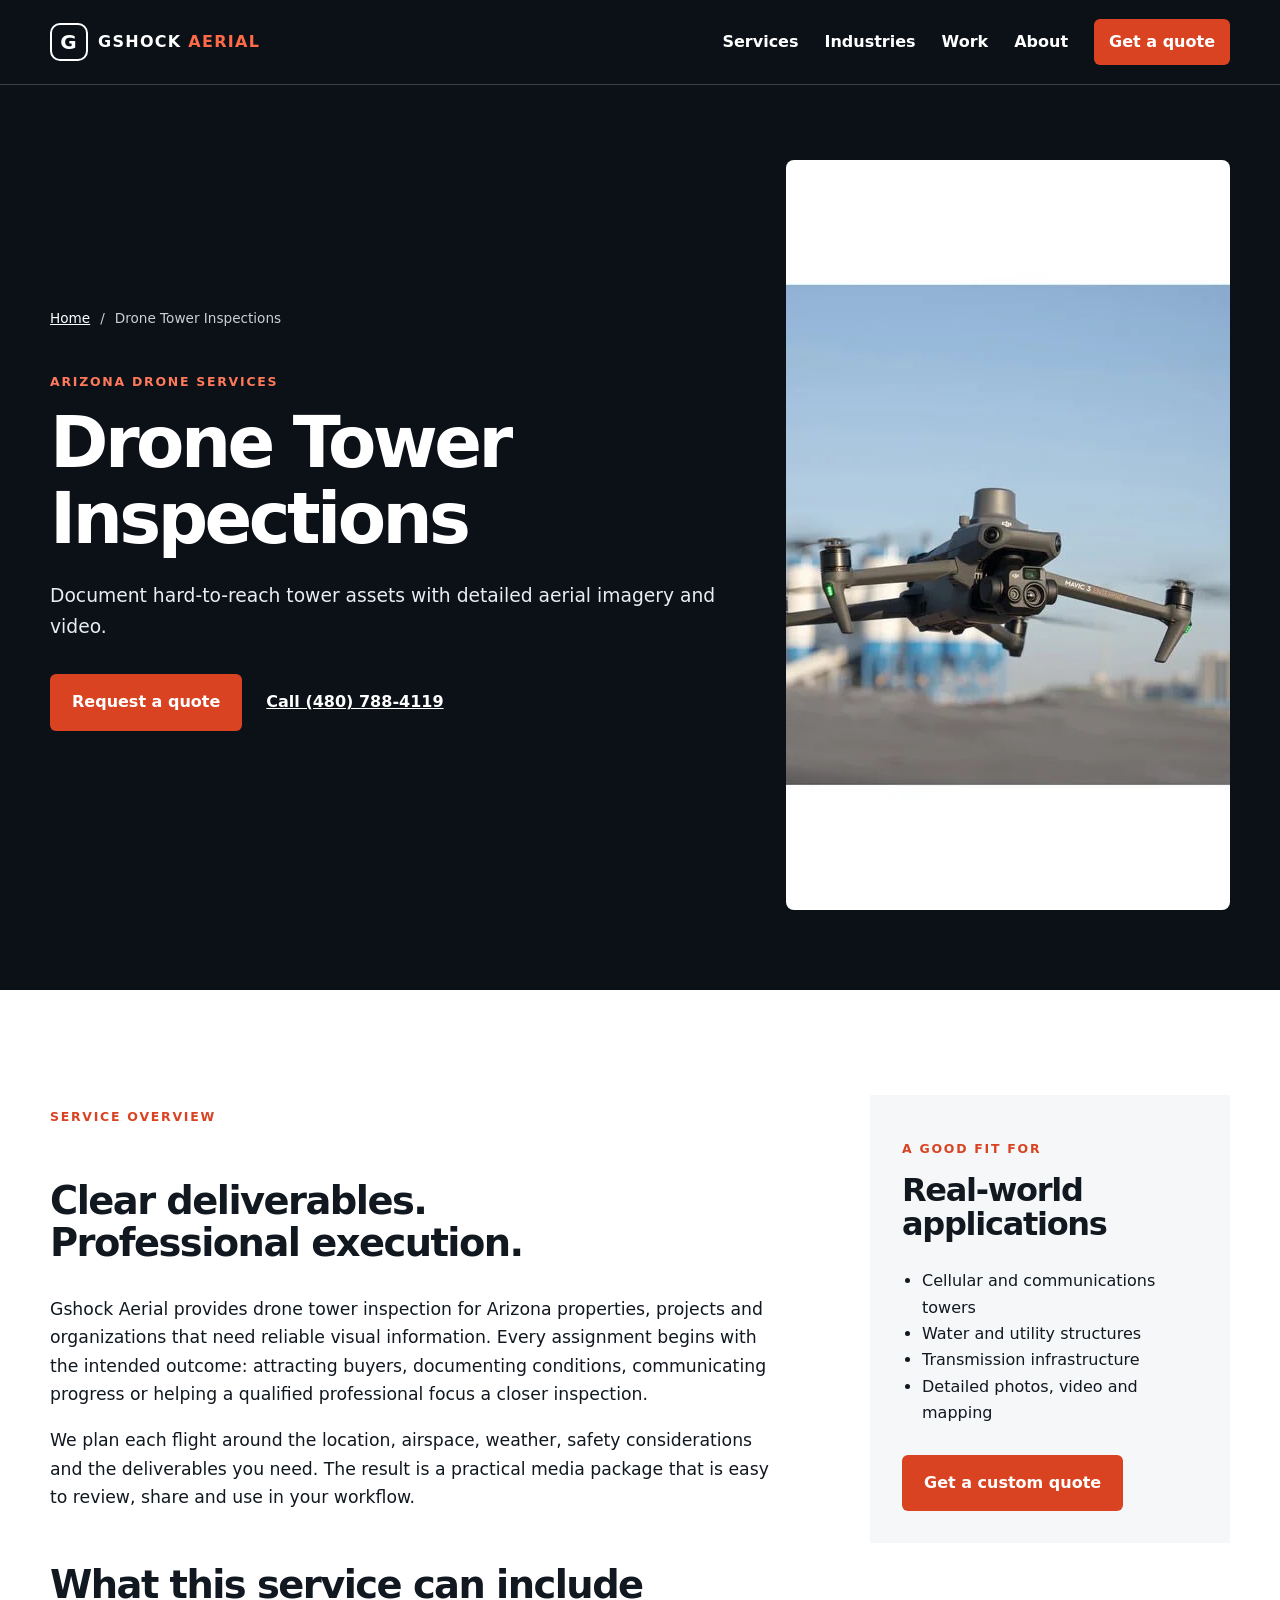
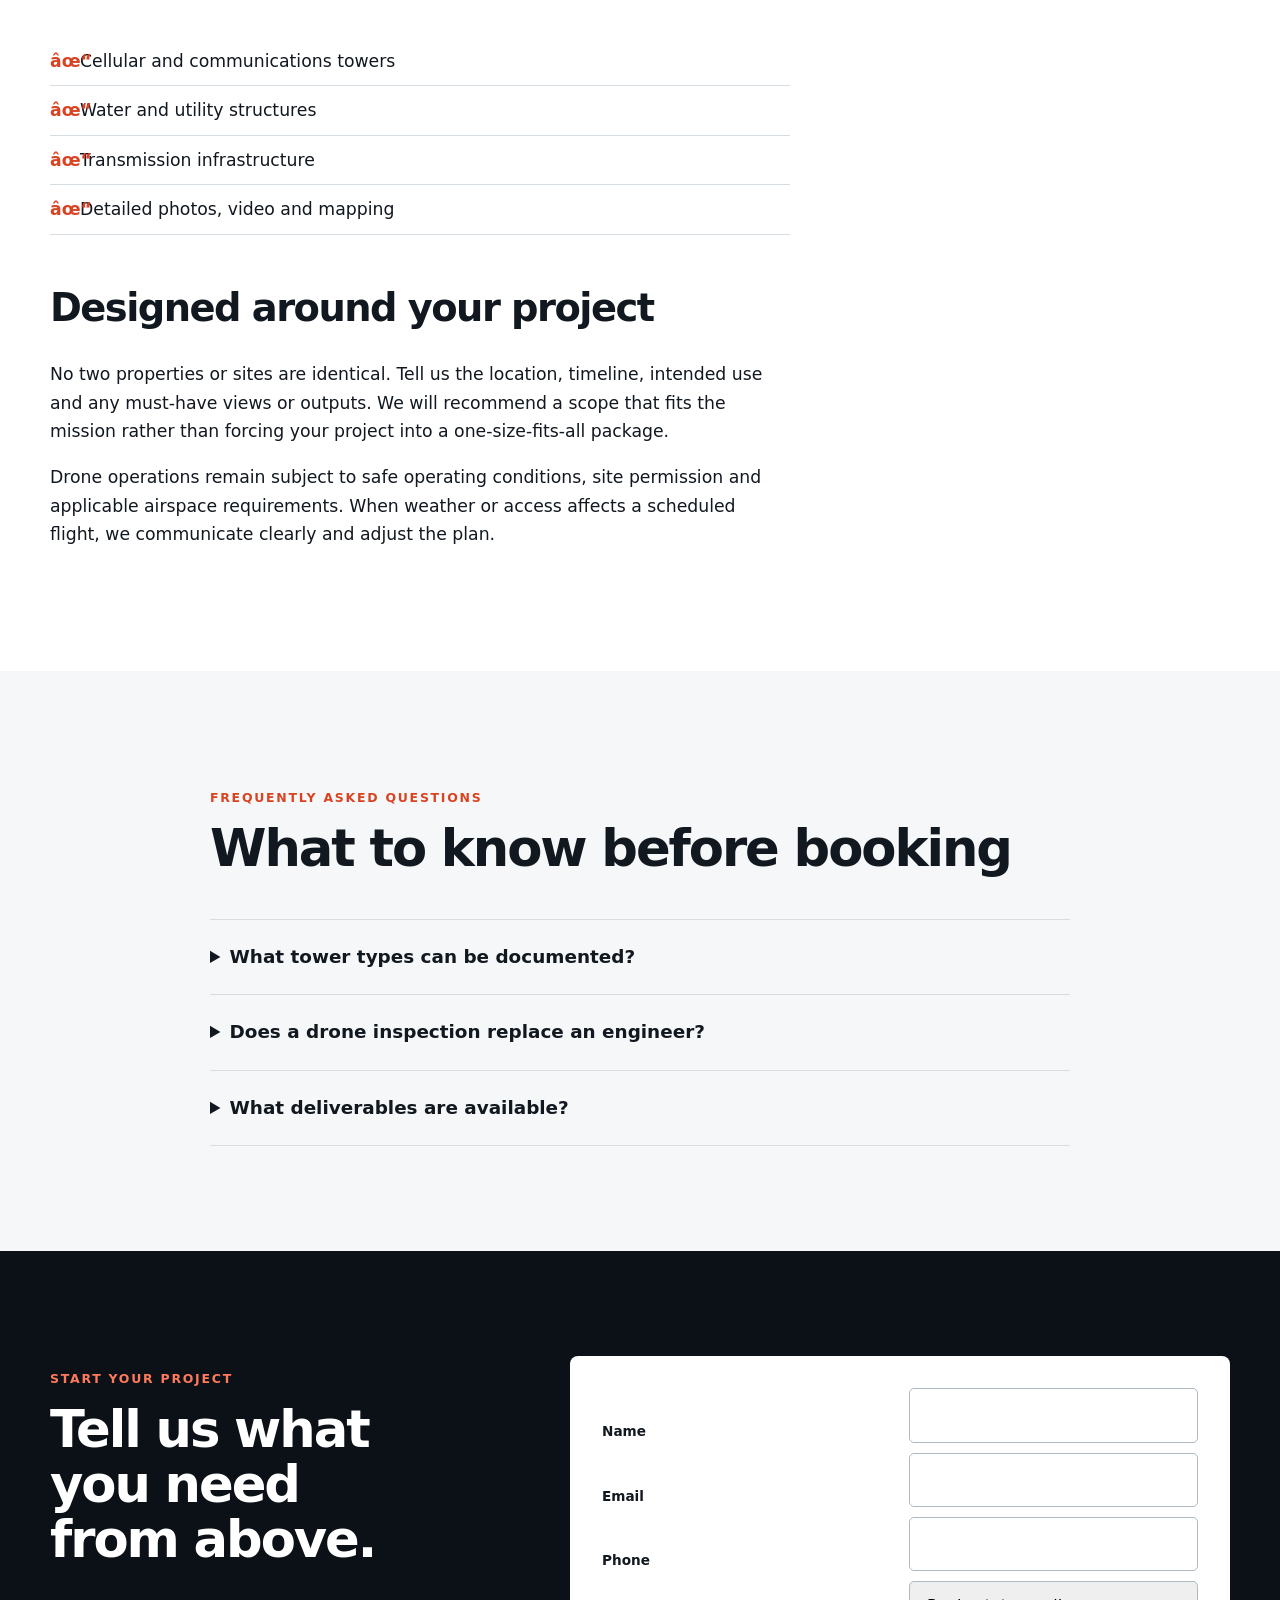
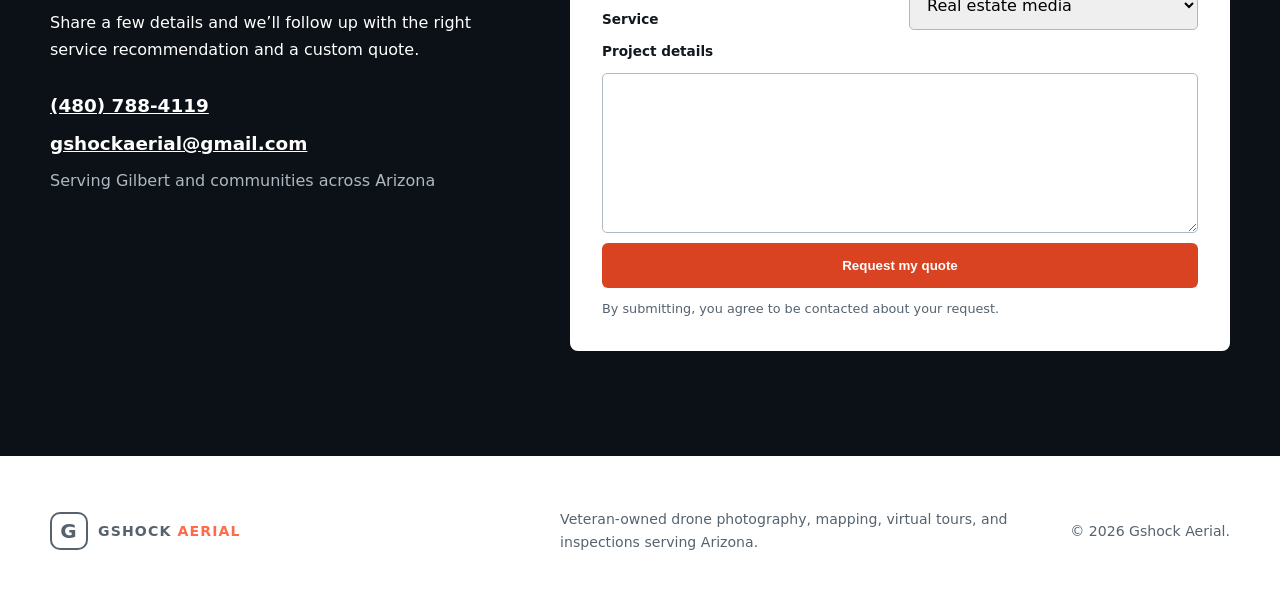
<file: tower-inspections/index.html>
<!doctype html><html lang="en"><head><meta charset="utf-8">
<meta name="viewport" content="width=device-width,initial-scale=1">
<title>Drone Tower Inspections in Arizona | Gshock Aerial</title>
<meta name="description" content="Drone photo, video and mapping support for Arizona cellular, water, transmission and other tower inspections. Improve documentation from a safer vantage point.">
<link rel="canonical" href="https://www.gshockaerial.com/tower-inspections/">
<meta name="robots" content="index,follow,max-image-preview:large">
<meta property="og:type" content="website">
<meta property="og:site_name" content="Gshock Aerial">
<meta property="og:title" content="Drone Tower Inspections in Arizona | Gshock Aerial">
<meta property="og:description" content="Drone photo, video and mapping support for Arizona cellular, water, transmission and other tower inspections. Improve documentation from a safer vantage point.">
<meta property="og:url" content="https://www.gshockaerial.com/tower-inspections/">
<meta property="og:image" content="https://www.gshockaerial.com/social-share.webp">
<meta property="og:image:alt" content="Aerial view photographed by Gshock Aerial in Arizona">
<meta name="twitter:card" content="summary_large_image">
<meta name="twitter:title" content="Drone Tower Inspections in Arizona | Gshock Aerial">
<meta name="twitter:description" content="Drone photo, video and mapping support for Arizona cellular, water, transmission and other tower inspections. Improve documentation from a safer vantage point.">
<meta name="twitter:image" content="https://www.gshockaerial.com/social-share.webp">
<meta name="theme-color" content="#111820">

<link rel="stylesheet" href="/styles.css">
<script defer src="/script.js"></script>
<script type="application/ld+json">{
  "@context": "https://schema.org",
  "@graph": [
    {
      "@type": [
        "LocalBusiness",
        "ProfessionalService"
      ],
      "@id": "https://www.gshockaerial.com/#business",
      "name": "Gshock Aerial",
      "url": "https://www.gshockaerial.com/",
      "image": "https://www.gshockaerial.com/social-share.webp",
      "telephone": "+14807884119",
      "email": "gshockaerial@gmail.com",
      "priceRange": "$$",
      "description": "Veteran-owned drone photography, mapping, virtual tour and inspection services serving Arizona.",
      "address": {
        "@type": "PostalAddress",
        "addressLocality": "Gilbert",
        "addressRegion": "AZ",
        "postalCode": "85234",
        "addressCountry": "US"
      },
      "areaServed": {
        "@type": "State",
        "name": "Arizona"
      },
      "sameAs": [
        "https://www.instagram.com/gshockaerial/",
        "https://www.facebook.com/profile.php?id=100063228097583"
      ]
    },
    {
      "@type": "WebSite",
      "@id": "https://www.gshockaerial.com/#website",
      "url": "https://www.gshockaerial.com/",
      "name": "Gshock Aerial",
      "publisher": {
        "@id": "https://www.gshockaerial.com/#business"
      }
    },
    {
      "@type": "WebPage",
      "@id": "https://www.gshockaerial.com/tower-inspections/#webpage",
      "url": "https://www.gshockaerial.com/tower-inspections/",
      "name": "Drone Tower Inspections in Arizona | Gshock Aerial",
      "description": "Drone photo, video and mapping support for Arizona cellular, water, transmission and other tower inspections. Improve documentation from a safer vantage point.",
      "isPartOf": {
        "@id": "https://www.gshockaerial.com/#website"
      },
      "about": {
        "@id": "https://www.gshockaerial.com/#business"
      }
    },
    {
      "@type": "Service",
      "name": "Drone Tower Inspection",
      "description": "Drone photo, video and mapping support for Arizona cellular, water, transmission and other tower inspections. Improve documentation from a safer vantage point.",
      "url": "https://www.gshockaerial.com/tower-inspections/",
      "provider": {
        "@id": "https://www.gshockaerial.com/#business"
      },
      "areaServed": {
        "@type": "State",
        "name": "Arizona"
      }
    },
    {
      "@type": "FAQPage",
      "mainEntity": [
        {
          "@type": "Question",
          "name": "What tower types can be documented?",
          "acceptedAnswer": {
            "@type": "Answer",
            "text": "Gshock Aerial can capture imagery for cellular, water, transmission and other tower structures, subject to site and airspace requirements."
          }
        },
        {
          "@type": "Question",
          "name": "Does a drone inspection replace an engineer?",
          "acceptedAnswer": {
            "@type": "Answer",
            "text": "No. Aerial imagery supports inspection and documentation, while engineering conclusions should be made by appropriately qualified professionals."
          }
        },
        {
          "@type": "Question",
          "name": "What deliverables are available?",
          "acceptedAnswer": {
            "@type": "Answer",
            "text": "Deliverables can include detailed still photos, video and mapped visual documentation tailored to the inspection scope."
          }
        }
      ]
    }
  ]
}</script></head><body><a class="skip" href="#main">Skip to content</a>
<header class="site-header"><div class="wrap nav"><a class="brand" href="/" aria-label="Gshock Aerial home"><span class="brand-mark" aria-hidden="true">G</span><span>GSHOCK <b>AERIAL</b></span></a><button class="menu" type="button" aria-expanded="false" aria-controls="navlinks">Menu</button><nav id="navlinks" aria-label="Primary navigation"><a href="/#services">Services</a><a href="/#industries">Industries</a><a href="/#work">Work</a><a href="/#about">About</a><a class="button small" href="/#quote">Get a quote</a></nav></div></header><main id="main"><section class="service-hero"><div class="wrap service-hero-grid"><div><nav class="breadcrumbs" aria-label="Breadcrumb"><a href="/">Home</a><span aria-hidden="true">/</span><span>Drone Tower Inspections</span></nav><p class="eyebrow">Arizona drone services</p><h1>Drone Tower Inspections</h1><p class="lead">Document hard-to-reach tower assets with detailed aerial imagery and video.</p><div class="actions"><a class="button" href="#quote">Request a quote</a><a class="text-link" href="tel:+14807884119">Call (480) 788-4119</a></div></div><img src="/thermal.webp" width="750" height="750" alt="Professional drone used for drone tower inspection in Arizona" decoding="async"></div></section>
<section class="section"><div class="wrap content-grid"><article class="prose"><p class="eyebrow">Service overview</p><h2>Clear deliverables. Professional execution.</h2><p>Gshock Aerial provides drone tower inspection for Arizona properties, projects and organizations that need reliable visual information. Every assignment begins with the intended outcome: attracting buyers, documenting conditions, communicating progress or helping a qualified professional focus a closer inspection.</p><p>We plan each flight around the location, airspace, weather, safety considerations and the deliverables you need. The result is a practical media package that is easy to review, share and use in your workflow.</p><h2>What this service can include</h2><ul class="check-list"><li>Cellular and communications towers</li><li>Water and utility structures</li><li>Transmission infrastructure</li><li>Detailed photos, video and mapping</li></ul><h2>Designed around your project</h2><p>No two properties or sites are identical. Tell us the location, timeline, intended use and any must-have views or outputs. We will recommend a scope that fits the mission rather than forcing your project into a one-size-fits-all package.</p><p>Drone operations remain subject to safe operating conditions, site permission and applicable airspace requirements. When weather or access affects a scheduled flight, we communicate clearly and adjust the plan.</p></article><aside class="side-card"><p class="eyebrow">A good fit for</p><h2>Real-world applications</h2><ul><li>Cellular and communications towers</li><li>Water and utility structures</li><li>Transmission infrastructure</li><li>Detailed photos, video and mapping</li></ul><a class="button" href="#quote">Get a custom quote</a></aside></div></section>
<section class="section faq"><div class="wrap narrow"><p class="eyebrow">Frequently asked questions</p><h2>What to know before booking</h2><details><summary>What tower types can be documented?</summary><p>Gshock Aerial can capture imagery for cellular, water, transmission and other tower structures, subject to site and airspace requirements.</p></details><details><summary>Does a drone inspection replace an engineer?</summary><p>No. Aerial imagery supports inspection and documentation, while engineering conclusions should be made by appropriately qualified professionals.</p></details><details><summary>What deliverables are available?</summary><p>Deliverables can include detailed still photos, video and mapped visual documentation tailored to the inspection scope.</p></details></div></section><section class="quote section" aria-labelledby="quote-title"><div class="wrap quote-grid"><div><p class="eyebrow">Start your project</p><h2 id="quote-title">Tell us what you need from above.</h2><p>Share a few details and we’ll follow up with the right service recommendation and a custom quote.</p><div class="contact"><a href="tel:+14807884119">(480) 788-4119</a><a href="mailto:gshockaerial@gmail.com">gshockaerial@gmail.com</a><span>Serving Gilbert and communities across Arizona</span></div></div><form action="https://formsubmit.co/gshockaerial@gmail.com" method="POST"><input type="hidden" name="_subject" value="New Gshock Aerial website quote request"><input type="hidden" name="_captcha" value="false"><label for="name">Name</label><input id="name" required name="name" autocomplete="name"><label for="email">Email</label><input id="email" required type="email" name="email" autocomplete="email"><label for="phone">Phone</label><input id="phone" name="phone" autocomplete="tel"><label for="service">Service</label><select id="service" name="service"><option>Real estate media</option><option>360 virtual tour</option><option>3D mapping</option><option>Floor plan</option><option>Tower inspection</option><option>Solar / thermal inspection</option><option>Aerial photography or video</option><option>Other</option></select><label class="full" for="details">Project details</label><textarea class="full" id="details" required name="details" rows="5"></textarea><button class="button full" type="submit">Request my quote</button><p class="form-note full">By submitting, you agree to be contacted about your request.</p></form></div></section></main><footer><div class="wrap footer"><div class="brand"><span class="brand-mark" aria-hidden="true">G</span><span>GSHOCK <b>AERIAL</b></span></div><p>Veteran-owned drone photography, mapping, virtual tours, and inspections serving Arizona.</p><p>© <span id="year"></span> Gshock Aerial.</p></div></footer></body></html>
</file>
<file: styles.css>
:root{--ink:#111820;--muted:#56636e;--paper:#f5f7f8;--white:#fff;--accent:#d94322;--accent-dark:#a82f17;--line:#d6dde2;--max:1180px}*{box-sizing:border-box}html{scroll-behavior:smooth}body{margin:0;font-family:Inter,system-ui,-apple-system,BlinkMacSystemFont,"Segoe UI",Arial,sans-serif;color:var(--ink);background:var(--white);line-height:1.65}img{max-width:100%;display:block}a{color:inherit}.wrap{width:min(calc(100% - 40px),var(--max));margin:auto}.narrow{max-width:860px}.skip{position:absolute;left:-9999px}.skip:focus{left:16px;top:16px;z-index:999;background:#fff;color:#000;padding:12px 16px;outline:3px solid var(--accent)}:focus-visible{outline:3px solid #ffb29f;outline-offset:3px}.site-header{position:absolute;z-index:10;width:100%;color:#fff;border-bottom:1px solid #ffffff33}.nav{min-height:84px;display:flex;align-items:center;justify-content:space-between}.brand{display:flex;align-items:center;gap:10px;font-weight:800;letter-spacing:.08em;text-decoration:none}.brand b{color:#ff6b49}.brand-mark{display:grid;place-items:center;width:38px;height:38px;border:2px solid currentColor;border-radius:10px;font-size:20px}.nav nav{display:flex;align-items:center;gap:26px}.nav nav a{text-decoration:none;font-weight:700}.menu{display:none}.button{display:inline-flex;justify-content:center;align-items:center;background:var(--accent);color:#fff;text-decoration:none;border:0;padding:15px 22px;border-radius:6px;font-weight:800;cursor:pointer}.button:hover,.button:focus-visible{background:var(--accent-dark)}.button.small{padding:10px 15px}.hero{min-height:760px;position:relative;color:#fff;display:flex;align-items:center}.hero>img{position:absolute;inset:0;width:100%;height:100%;object-fit:cover}.overlay{position:absolute;inset:0;background:linear-gradient(90deg,rgba(6,12,18,.94),rgba(6,12,18,.65) 58%,rgba(6,12,18,.28))}.hero-copy{position:relative;padding-top:95px}.eyebrow{text-transform:uppercase;letter-spacing:.14em;font-size:.78rem;font-weight:850;color:var(--accent)}.dark .eyebrow,.hero .eyebrow,.quote .eyebrow,.service-hero .eyebrow{color:#ff795a}h1,h2,h3{line-height:1.08;margin-top:0;text-wrap:balance}h1{font-size:clamp(2.8rem,6.5vw,6.1rem);letter-spacing:-.05em;max-width:980px;margin-bottom:24px}h2{font-size:clamp(2.1rem,4vw,3.8rem);letter-spacing:-.04em}h3{font-size:1.42rem}.hero-copy>p:not(.eyebrow),.lead{font-size:1.17rem;max-width:760px;color:#e9edf0}.actions{display:flex;gap:24px;align-items:center;margin:32px 0}.text-link{font-weight:800}.trust{display:flex;gap:30px;padding:0;list-style:none;color:#dbe2e7;font-size:.92rem}.trust li:before{content:'âœ“';color:#ff795a;margin-right:8px}.section{padding:105px 0}.intro{padding:70px 0;background:var(--paper)}.split{display:grid;grid-template-columns:1.1fr .9fr;gap:80px;align-items:start}.split>p,.split>div>p{font-size:1.12rem;color:var(--muted)}.cards{display:grid;grid-template-columns:repeat(3,1fr);gap:16px;margin-top:50px}.cards article{border:1px solid var(--line);padding:30px;min-height:300px;display:flex;flex-direction:column}.cards article>span{font-weight:900;color:var(--accent)}.cards h3 a{text-decoration:none}.cards p,.industry-grid p,.feature-grid p{color:var(--muted)}.card-link{margin-top:auto;font-weight:800;color:var(--accent-dark);text-decoration-thickness:2px;text-underline-offset:4px}.dark{background:var(--ink);color:#fff}.industry-grid{display:grid;grid-template-columns:repeat(2,1fr);gap:1px;background:#ffffff22;margin-top:50px}.industry-grid div{background:var(--ink);padding:42px}.industry-grid p{color:#c5cdd3}.feature-grid{display:grid;grid-template-columns:repeat(3,minmax(0,1fr));gap:22px;margin-top:50px;align-items:stretch}.feature-grid article{background:var(--paper);border:1px solid var(--line);border-radius:8px;overflow:hidden;display:grid;grid-template-rows:auto 1fr;height:100%}.feature-grid img{width:100%;height:300px;object-fit:cover;object-position:center}.feature-grid article div{padding:28px;display:flex;flex-direction:column;min-height:300px}.feature-grid small{text-transform:uppercase;color:var(--accent);font-weight:800;letter-spacing:.1em;line-height:1.3;margin-bottom:6px}.feature-grid h3{margin-bottom:14px}.feature-grid p{margin-top:0}.feature-grid .card-link{margin-top:auto}.about{background:#eef1f3}.stats{display:grid;grid-template-columns:repeat(3,1fr);gap:12px;margin-top:35px}.stats div{border-top:3px solid var(--accent);padding-top:12px}.stats strong,.stats span{display:block}.stats strong{font-size:1.6rem}.stats span{font-size:.85rem;color:var(--muted)}.quote{background:#0b1117;color:#fff}.quote-grid{display:grid;grid-template-columns:.8fr 1.2fr;gap:80px}.contact{display:grid;gap:8px;margin-top:28px}.contact a{font-size:1.15rem;font-weight:700}.contact span{color:#aeb8c0}form{display:grid;grid-template-columns:1fr 1fr;gap:10px 18px;background:#fff;color:var(--ink);padding:32px;border-radius:8px}label{font-size:.85rem;font-weight:800;align-self:end}input,select,textarea{width:100%;padding:13px;border:1px solid #aeb9c2;border-radius:5px;font:inherit}textarea{resize:vertical}.full{grid-column:1/-1}.form-note{margin:0;color:var(--muted);font-size:.8rem}footer{padding:38px 0}.footer{display:grid;grid-template-columns:1fr 1fr auto;gap:30px;align-items:center;font-size:.88rem;color:var(--muted)}.service-hero{padding:160px 0 80px;background:#0b1117;color:#fff}.service-hero-grid{display:grid;grid-template-columns:1.2fr .8fr;gap:70px;align-items:center}.service-hero h1{font-size:clamp(2.8rem,5.5vw,5.4rem)}.service-hero img{width:100%;aspect-ratio:1/1;object-fit:cover;border-radius:8px}.breadcrumbs{display:flex;gap:10px;font-size:.85rem;margin-bottom:42px;color:#c7d0d7}.breadcrumbs a{color:#fff}.content-grid{display:grid;grid-template-columns:minmax(0,1fr) 360px;gap:80px}.prose{font-size:1.08rem}.prose h2{font-size:clamp(1.8rem,3vw,2.8rem);margin-top:52px}.check-list{padding:0;list-style:none}.check-list li{padding:10px 0 10px 30px;border-bottom:1px solid var(--line);position:relative}.check-list li:before{content:'âœ“';position:absolute;left:0;color:var(--accent);font-weight:900}.side-card{background:var(--paper);padding:32px;align-self:start;position:sticky;top:24px}.side-card h2{font-size:2rem}.side-card ul{padding-left:20px;margin-bottom:28px}.faq{background:var(--paper)}details{border-top:1px solid var(--line);padding:22px 0}details:last-child{border-bottom:1px solid var(--line)}summary{cursor:pointer;font-size:1.15rem;font-weight:800}details p{color:var(--muted);max-width:760px}
@media(max-width:900px){.site-header{position:fixed;background:#0b1117}.menu{display:block;background:transparent;color:#fff;border:1px solid #ffffff66;padding:9px 13px;border-radius:4px;font-weight:800}.nav nav{display:none;position:absolute;top:84px;left:0;right:0;background:#0b1117;padding:24px;flex-direction:column;align-items:stretch}.nav nav.open{display:flex}.hero{min-height:720px}.trust{flex-direction:column;gap:8px}.split,.quote-grid,.service-hero-grid,.content-grid{grid-template-columns:1fr;gap:32px}.cards,.feature-grid{grid-template-columns:1fr 1fr}.feature-grid img{height:280px}.feature-grid article div{min-height:280px}.footer{grid-template-columns:1fr}.section{padding:78px 0}.side-card{position:static}.service-hero img{max-width:600px}}
@media(max-width:600px){.wrap{width:min(calc(100% - 28px),var(--max))}.hero{min-height:720px}.hero-copy{padding-top:105px}.actions{align-items:stretch;flex-direction:column}.cards,.feature-grid,.industry-grid,.stats,form{grid-template-columns:1fr}.feature-grid img{height:260px}.feature-grid article div{min-height:0}.industry-grid div,.cards article{padding:26px}.full{grid-column:auto}.section{padding:62px 0}h1{font-size:3rem}.brand{font-size:.8rem}.quote form{padding:22px}.service-hero{padding-top:125px}.breadcrumbs{margin-bottom:25px}}
@media(prefers-reduced-motion:reduce){html{scroll-behavior:auto}*{animation:none!important;transition:none!important}}
</file>
